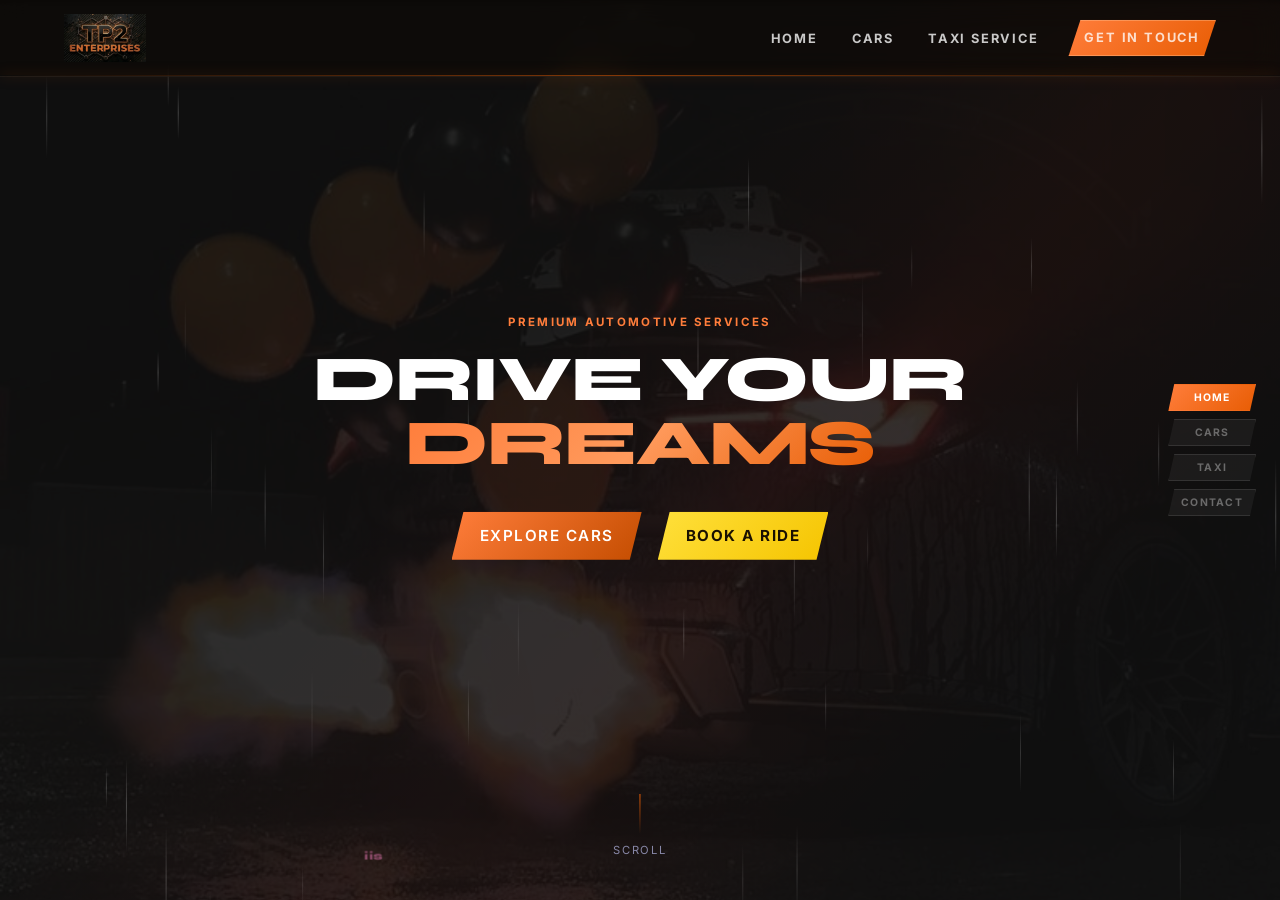
<file: index.html>
<!DOCTYPE html>
<html lang="en">
<head>
  <meta charset="UTF-8" />
  <meta name="viewport" content="width=device-width, initial-scale=1.0" />
  <title>TP2</title>
  <meta name="description" content="TP2 Enterprises — Premium car reselling and reliable taxi services." />
  <link rel="icon" type="image/png" href="images/Zoomed.png" />
  <link rel="preconnect" href="https://fonts.googleapis.com" />
  <link rel="preconnect" href="https://fonts.gstatic.com" crossorigin />
  <link href="https://fonts.googleapis.com/css2?family=Inter:wght@300;400;500;600;700;800&family=Syne:wght@700;800&family=Barlow+Condensed:wght@600;700;800&display=swap" rel="stylesheet" />
  <link rel="stylesheet" href="style.css" />
</head>
<body>

  <!-- Page indicator dots -->
  <div id="pageIndicator" style="display:none;"></div>

  <!-- NAV -->
  <header class="nav-wrapper" id="navbar">
    <nav class="nav container">
      <div style="display:flex;align-items:center;gap:12px;">
        <a href="#home" class="nav-logo"><img src="images/Zoomed.png" alt="TP2 Enterprises" class="nav-logo-img" /></a>
      </div>
      <button class="nav-toggle" id="navToggle" aria-label="Toggle menu">
        <span></span><span></span><span></span>
      </button>
      <ul class="nav-links" id="navLinks">
        <li><a href="#home">Home</a></li>
        <li><a href="#cars">Cars</a></li>
        <li><a href="#taxi">Taxi Service</a></li>
        <li><a href="#contact" class="btn btn-nav">Get in Touch</a></li>
      </ul>
    </nav>
  </header>

  <!-- Floating IIS — drifts across the whole screen -->
  <canvas id="rainCanvas" style="position:fixed;inset:0;width:100%;height:100%;pointer-events:none;z-index:1;"></canvas>
  <a href="iis-enter.html" class="floating-iis" id="floatingIis">iis</a>

  <!-- BOOK WRAPPER -->
  <div id="book">

    <!-- PAGE 1: HOME -->
    <div class="page" id="home">
      <div class="page-inner">
        <section class="hero">
          <div class="hero-bg">
            <div class="hero-glow glow-1"></div>
            <div class="hero-glow glow-2"></div>
            <div class="hero-glow glow-3"></div>
            <!-- Floating shapes -->
          </div>
          <div class="container hero-content">
            <div class="hero-eyebrow">Premium Automotive Services</div>
            <h1 class="hero-title">
              <span class="word-reveal" style="--d:0">Drive</span>
              <span class="word-reveal" style="--d:1"> Your</span>
              <span class="word-reveal gradient-text" style="--d:2"> Dreams</span>
            </h1>
            <div class="hero-cta">
              <a href="#cars" class="btn btn-primary btn-animated">Explore Cars</a>
              <a href="#taxi" class="btn btn-yellow btn-animated">Book a Ride</a>
            </div>
          </div>
          <div class="hero-scroll-indicator">
            <div class="scroll-line"></div>
            <span>Scroll</span>
          </div>
        </section>
      </div>
    </div>

    <!-- PAGE 2: CARS -->
    <div class="page" id="cars">
      <div class="page-inner">
        <section class="inventory section">
          <div class="container">
            <div class="section-header">
              <div class="section-tag">Our Inventory</div>
              <h2 class="section-title">Premium <span class="gradient-text">Car Reselling</span></h2>
              <p class="section-sub">Discover our selection of premium vehicles.</p>
            </div>
            <div class="inv-panels">

              <!-- AVAILABLE PANEL -->
              <div class="inv-panel">
                <div class="inv-panel-header">
                  <span class="inv-dot inv-dot-green"></span>
                  <span class="inv-panel-title">Available</span>
                  <span class="inv-panel-count">(5)</span>
                </div>
                <div class="inv-list">
                  <a href="#contact" class="inv-item">
                    <span class="inv-num">1.</span>
                    <div class="inv-item-info">
                      <span class="inv-name">Land Rover Defender P110</span>
                      <span class="inv-meta">2019 · 75,000 km</span>
                    </div>
                    <span class="inv-price">€55,000</span>
                    <span class="inv-arrow">›</span>
                  </a>
                  <a href="#contact" class="inv-item inv-item-3rd">
                    <span class="inv-num">2.</span>
                    <div class="inv-item-info">
                      <span class="inv-name">BMW X5 E53</span>
                      <span class="inv-meta">2005 · 258,000 km</span>
                    </div>
                    <span class="inv-price">€4,700</span>
                    <span class="inv-arrow">›</span>
                  </a>
                  <a href="#contact" class="inv-item inv-item-3rd">
                    <span class="inv-num">3.</span>
                    <div class="inv-item-info">
                      <span class="inv-name">Mazda 2</span>
                      <span class="inv-meta">2022</span>
                    </div>
                    <span class="inv-price" style="color:#60a5fa;">Renting</span>
                    <span class="inv-arrow">›</span>
                  </a>
                  <a href="#contact" class="inv-item inv-item-3rd">
                    <span class="inv-num">4.</span>
                    <div class="inv-item-info">
                      <span class="inv-name">Toyota Yaris Hybrid X</span>
                      <span class="inv-meta">2022 · 90,000 km</span>
                    </div>
                    <span class="inv-price" style="color:#f5a623;">Soon</span>
                    <span class="inv-arrow">›</span>
                  </a>
                  <a href="#contact" class="inv-item inv-item-3rd">
                    <span class="inv-num">5.</span>
                    <div class="inv-item-info">
                      <span class="inv-name">Toyota Yaris Hybrid X</span>
                      <span class="inv-meta">2022 · 90,000 km</span>
                    </div>
                    <span class="inv-price" style="color:#f5a623;">Soon</span>
                    <span class="inv-arrow">›</span>
                  </a>
                </div>
                <a href="available.html" class="inv-view-btn">View All Available (5) ›</a>
              </div>

              <!-- SOLD PANEL -->
              <div class="inv-panel">
                <div class="inv-panel-header">
                  <span class="inv-dot inv-dot-red"></span>
                  <span class="inv-panel-title">Sold</span>
                  <span class="inv-panel-count inv-count-red">(11)</span>
                </div>
                <div class="inv-list">
                  <div class="inv-item inv-item-sold">
                    <span class="inv-num">1.</span>
                    <div class="inv-item-info">
                      <span class="inv-name inv-struck">Toyota Yaris Hybrid X</span>
                      <span class="inv-meta">2022 · 69,000 km</span>
                    </div>
                  </div>
                  <div class="inv-item inv-item-sold">
                    <span class="inv-num">2.</span>
                    <div class="inv-item-info">
                      <span class="inv-name inv-struck">Mercedes GLA45 AMG</span>
                      <span class="inv-meta">2018 · 80,000 km</span>
                    </div>
                  </div>
                  <div class="inv-item inv-item-sold">
                    <span class="inv-num">3.</span>
                    <div class="inv-item-info">
                      <span class="inv-name inv-struck">Toyota Yaris Hybrid X</span>
                      <span class="inv-meta">2021 · 69,000 km</span>
                    </div>
                  </div>
                  <div class="inv-item inv-item-sold inv-item-3rd">
                    <span class="inv-num">4.</span>
                    <div class="inv-item-info">
                      <span class="inv-name inv-struck">Toyota Yaris Hybrid X</span>
                      <span class="inv-meta">2022 · 29,000 km</span>
                    </div>
                  </div>
                  <div class="inv-item inv-item-sold inv-item-3rd">
                    <span class="inv-num">5.</span>
                    <div class="inv-item-info">
                      <span class="inv-name inv-struck">Mazda 2</span>
                      <span class="inv-meta">2021 · 83,000 km</span>
                    </div>
                  </div>
                  <div class="inv-item inv-item-sold inv-item-3rd">
                    <span class="inv-num">6.</span>
                    <div class="inv-item-info">
                      <span class="inv-name inv-struck">Toyota Yaris Hybrid X</span>
                      <span class="inv-meta">2021 · 73,883 km</span>
                    </div>
                  </div>
                  <div class="inv-item inv-item-sold inv-item-3rd">
                    <span class="inv-num">7.</span>
                    <div class="inv-item-info">
                      <span class="inv-name inv-struck">Fiat Abarth 595</span>
                      <span class="inv-meta">2016 · 95,000 km</span>
                    </div>
                  </div>
                  <div class="inv-item inv-item-sold inv-item-3rd">
                    <span class="inv-num">8.</span>
                    <div class="inv-item-info">
                      <span class="inv-name inv-struck">Toyota Yaris Hybrid X</span>
                      <span class="inv-meta">2021 · 67,400 km</span>
                    </div>
                  </div>
                  <div class="inv-item inv-item-sold inv-item-3rd">
                    <span class="inv-num">9.</span>
                    <div class="inv-item-info">
                      <span class="inv-name inv-struck">Mitsubishi Mirage</span>
                      <span class="inv-meta">2019 · 93,000 km</span>
                    </div>
                  </div>
                  <div class="inv-item inv-item-sold inv-item-3rd">
                    <span class="inv-num">10.</span>
                    <div class="inv-item-info">
                      <span class="inv-name inv-struck">Toyota Yaris Hybrid X</span>
                      <span class="inv-meta">2022 · 75,000 km</span>
                    </div>
                  </div>
                  <div class="inv-item inv-item-sold inv-item-3rd">
                    <span class="inv-num">11.</span>
                    <div class="inv-item-info">
                      <span class="inv-name inv-struck">Toyota Yaris Hybrid X</span>
                      <span class="inv-meta">2023 · 76,000 km</span>
                    </div>
                  </div>
                </div>
                <a href="sold.html" class="inv-view-btn">View All Sold (11) ›</a>
              </div>

            </div>
          </div>
        </section>
      </div>
    </div>

    <!-- PAGE 3: TAXI SERVICE -->
    <div class="page" id="taxi">
      <div class="page-inner">
        <section class="taxi-page section">
          <div class="container">
            <div class="section-header">
              <div class="section-tag" style="background:linear-gradient(135deg,#ffe03b,#f5c400);color:#1a1000;">Taxi Service</div>
              <h2 class="section-title">Rides You Can <span class="gradient-text">Count On</span></h2>
              <p class="section-sub">Professional, punctual, and comfortable. Book a ride for any occasion — airport transfers, daily commutes, or special trips.</p>
            </div>
            <div class="taxi-grid">
              <div class="taxi-feature">
                <div class="service-icon">
                  <svg viewBox="0 0 24 24" fill="none" stroke="currentColor" stroke-width="1.5"><path d="M12 8v4l3 3m6-3a9 9 0 11-18 0 9 9 0 0118 0z"/></svg>
                </div>
                <h3>Always On Time</h3>
                <p>We track your schedule, not the other way around. Please give at least 3 hours notice to book our driver for you.</p>
              </div>
              <div class="taxi-feature">
                <div class="service-icon">
                  <svg viewBox="0 0 24 24" fill="none" stroke="currentColor" stroke-width="1.5"><path d="M9 12l2 2 4-4m5.618-4.016A11.955 11.955 0 0112 2.944a11.955 11.955 0 01-8.618 3.04A12.02 12.02 0 003 9c0 5.591 3.824 10.29 9 11.622 5.176-1.332 9-6.03 9-11.622 0-1.042-.133-2.052-.382-3.016z"/></svg>
                </div>
                <h3>Safe & Licensed</h3>
                <p>Our driver is background-checked, fully licensed, and insured. Your safety is our priority.</p>
              </div>
              <div class="taxi-feature taxi-feature-center">
                <div class="service-icon">
                  <svg viewBox="0 0 24 24" fill="none" stroke="currentColor" stroke-width="1.5"><path d="M17.657 16.657L13.414 20.9a1.998 1.998 0 01-2.827 0l-4.244-4.243a8 8 0 1111.314 0z"/><path d="M15 11a3 3 0 11-6 0 3 3 0 016 0z"/></svg>
                </div>
                <h3>Anywhere You Need</h3>
                <p>Airport pickups, city rides, long distance — we go wherever you need to go.</p>
              </div>

            </div>

            <div style="text-align:center; margin-top: 32px;">
              <a href="#contact" class="btn btn-yellow btn-lg">Book a Ride Now</a>
            </div>
          </div>
        </section>
      </div>
    </div>

    <!-- PAGE 4: GET IN TOUCH -->
    <div class="page" id="contact">
      <div class="page-inner">
        <section class="contact section">
          <div class="container" style="text-align:center;">
            <div class="section-tag" style="display:inline-flex;">Get In Touch</div>
            <h2 class="section-title" style="margin-top:10px;margin-bottom:24px;">We're Here to <span class="gradient-text">Help You Drive</span></h2>
            <div class="contact-box">
              <div class="contact-box-inner" style="display:flex;gap:56px;justify-content:center;flex-wrap:wrap;">
                <div style="display:flex;flex-direction:column;align-items:center;gap:10px;">
                  <div class="contact-icon"><svg viewBox="0 0 24 24" fill="none" stroke="currentColor" stroke-width="1.5"><path d="M3 8l7.89 5.26a2 2 0 002.22 0L21 8M5 19h14a2 2 0 002-2V7a2 2 0 00-2-2H5a2 2 0 00-2 2v10a2 2 0 002 2z"/></svg></div>
                  <strong style="font-size:0.9rem;">Email Us</strong>
                  <span style="color:var(--text-muted);font-size:0.9rem;">theo@tp2enterprises.com</span>
                </div>
                <div style="display:flex;flex-direction:column;align-items:center;gap:10px;">
                  <div class="contact-icon"><svg viewBox="0 0 24 24" fill="none" stroke="currentColor" stroke-width="1.5"><path d="M3 5a2 2 0 012-2h3.28a1 1 0 01.948.684l1.498 4.493a1 1 0 01-.502 1.21l-2.257 1.13a11.042 11.042 0 005.516 5.516l1.13-2.257a1 1 0 011.21-.502l4.493 1.498a1 1 0 01.684.949V19a2 2 0 01-2 2h-1C9.716 21 3 14.284 3 6V5z"/></svg></div>
                  <strong style="font-size:0.9rem;">Call or Text</strong>
                  <span style="color:var(--text-muted);font-size:0.9rem;">+357 99741312</span>
                </div>
              </div>
            </div>
            <div style="padding-top:22px;margin-top:28px;border-top:1px solid var(--border);">
              <a href="#home" style="display:inline-block;margin-bottom:10px;"><img src="images/Zoomed.png" alt="TP2 Enterprises" style="height:34px;" /></a>
              <p style="color:var(--text-muted);margin:0 auto 14px;font-size:0.82rem;">Buy, rent, or ride — we've got your wheels covered.</p>
              <div style="display:flex;gap:16px;justify-content:center;margin-bottom:16px;">
                <a href="https://www.instagram.com/tpas2/" target="_blank" aria-label="Instagram" style="color:var(--text-muted);transition:color 0.2s;" onmouseover="this.style.color='#fff'" onmouseout="this.style.color='var(--text-muted)'"><svg width="20" height="20" viewBox="0 0 24 24" fill="none" stroke="currentColor" stroke-width="1.5"><rect x="2" y="2" width="20" height="20" rx="5"/><path d="M16 11.37A4 4 0 1112.63 8 4 4 0 0116 11.37z"/><circle cx="17.5" cy="6.5" r="0.5" fill="currentColor"/></svg></a>
              </div>
              <div style="display:flex;gap:18px;justify-content:center;margin-bottom:16px;flex-wrap:wrap;">
                <a href="#cars" style="color:var(--text-muted);text-decoration:none;font-size:0.82rem;">Buy a Car</a>
                <a href="#taxi" style="color:var(--text-muted);text-decoration:none;font-size:0.82rem;">Taxi &amp; Rides</a>
              </div>
              <div style="border-top:1px solid var(--border);padding-top:12px;font-size:0.75rem;color:var(--text-muted);">
                © 2026 TP2 Enterprises. All rights reserved.
              </div>
            </div>
          </div>
        </section>
      </div>
    </div>

  </div><!-- /book -->

  <!-- Right side nav slider -->
  <nav class="side-nav" id="sideNav">
    <button class="side-nav-btn active" data-page="0" onclick="goToPage(0)">Home</button>
    <button class="side-nav-btn" data-page="1" onclick="goToPage(1)">Cars</button>
    <button class="side-nav-btn side-nav-taxi" data-page="2" onclick="goToPage(2)">Taxi</button>
    <button class="side-nav-btn" data-page="3" onclick="goToPage(3)">Contact</button>
  </nav>

  <script src="script.js"></script>
</body>
</html>
</file>
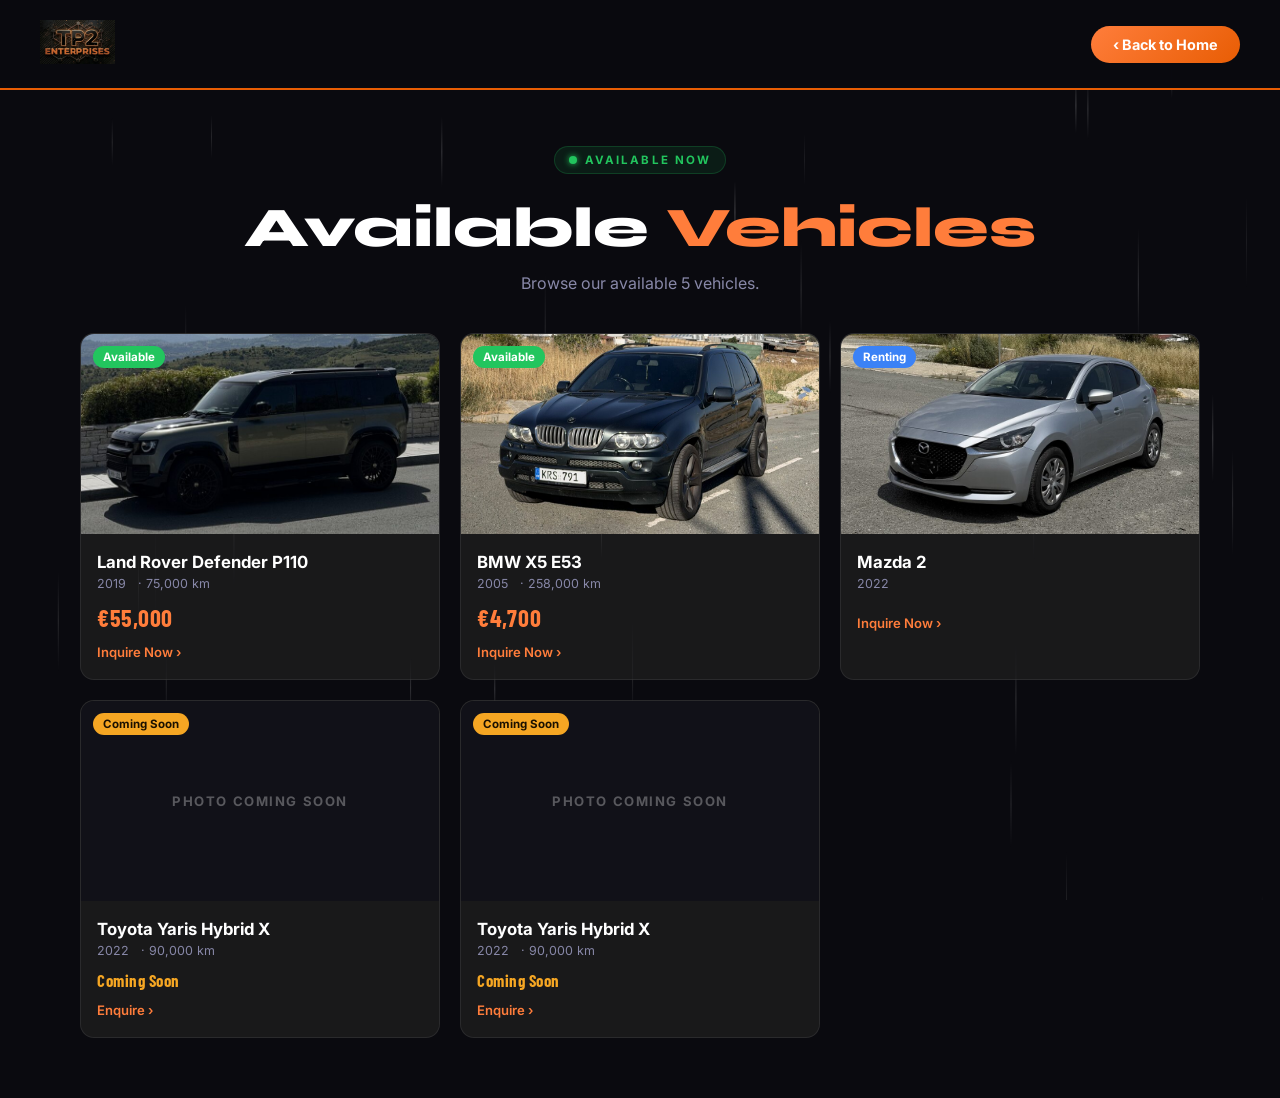
<file: available.html>
<!DOCTYPE html>
<html lang="en">
<head>
  <meta charset="UTF-8" />
  <meta name="viewport" content="width=device-width, initial-scale=1.0" />
  <title>TP2</title>
  <link rel="icon" type="image/png" href="images/Zoomed.png" />
  <link href="https://fonts.googleapis.com/css2?family=Inter:wght@400;500;600;700;800&family=Syne:wght@700;800&family=Barlow+Condensed:wght@600;700;800&display=swap" rel="stylesheet" />
  <style>
    *, *::before, *::after { box-sizing: border-box; margin: 0; padding: 0; }
    :root {
      --brand: #e85d04;
      --brand-light: #ff7d3b;
      --dark: #0a0a0f;
      --dark-2: #111118;
      --dark-3: #1a1a24;
      --border: rgba(255,255,255,0.08);
      --text: #e8e8f0;
      --text-muted: #8888a8;
      --white: #ffffff;
      --radius: 14px;
    }
    html, body { background: var(--dark); color: var(--text); font-family: 'Inter', sans-serif; min-height: 100vh; }

    .page-wrapper { position: relative; z-index: 1; }

    /* Header */
    .top-bar {
      display: flex;
      align-items: center;
      justify-content: space-between;
      padding: 20px 40px;
      border-bottom: 2px solid #e85d04;
      background: rgba(10,10,15,0.95);
      backdrop-filter: blur(16px);
      position: sticky; top: 0; z-index: 10;
    }
    .top-logo img { height: 44px; width: auto; }
    .back-btn {
      display: inline-flex; align-items: center; gap: 8px;
      background: linear-gradient(135deg, var(--brand-light), var(--brand));
      color: #fff; font-weight: 700; font-size: 0.9rem;
      padding: 10px 22px; border-radius: 100px; text-decoration: none;
      transition: transform 0.2s, box-shadow 0.2s;
    }
    .back-btn:hover { transform: translateY(-2px); box-shadow: 0 6px 20px rgba(232,93,4,0.4); }

    /* Hero */
    .page-hero {
      text-align: center;
      padding: 56px 24px 40px;
    }
    .status-badge {
      display: inline-flex; align-items: center; gap: 8px;
      font-size: 0.72rem; font-weight: 700; text-transform: uppercase;
      letter-spacing: 0.18em; color: #22c55e;
      background: rgba(34,197,94,0.1); border: 1px solid rgba(34,197,94,0.2);
      padding: 6px 14px; border-radius: 100px; margin-bottom: 20px;
    }
    .status-dot { width: 8px; height: 8px; background: #22c55e; border-radius: 50%; box-shadow: 0 0 6px #22c55e; }
    .page-title { font-family: 'Syne', sans-serif; font-size: clamp(2.2rem, 5vw, 3.5rem); font-weight: 800; color: #fff; margin-bottom: 12px; }
    .page-title span { color: var(--brand-light); }
    .page-sub { font-size: 1rem; color: var(--text-muted); max-width: 500px; margin: 0 auto; }

    /* Grid */
    .cars-grid {
      display: grid;
      grid-template-columns: repeat(3, 1fr);
      gap: 20px;
      max-width: 1200px;
      margin: 0 auto;
      padding: 0 40px 60px;
    }
    .car-card {
      background: rgba(32,32,32,0.7);
      border: 1px solid var(--border);
      border-radius: var(--radius);
      overflow: hidden;
      text-decoration: none;
      color: inherit;
      transition: transform 0.25s, box-shadow 0.25s, border-color 0.25s;
      display: block;
    }
    .car-card:hover { transform: translateY(-4px); box-shadow: 0 16px 40px rgba(0,0,0,0.4); border-color: rgba(232,93,4,0.3); }
    .car-img {
      width: 100%; height: 200px;
      background: var(--dark-2);
      position: relative;
      overflow: hidden;
      display: flex; align-items: center; justify-content: center;
      font-size: 4rem;
      color: rgba(255,255,255,0.08);
    }
    .car-img img { width: 100%; height: 100%; object-fit: cover; display: block; }
    .car-avail-badge {
      position: absolute; top: 12px; left: 12px;
      background: #22c55e; color: #fff;
      font-size: 0.72rem; font-weight: 700;
      padding: 4px 10px; border-radius: 100px;
      z-index: 2;
    }
    .car-body { padding: 18px 16px; }
    .car-name { font-size: 1.05rem; font-weight: 700; color: var(--white); margin-bottom: 4px; }
    .car-meta { font-size: 0.78rem; color: var(--text-muted); margin-bottom: 12px; }
    .car-meta span { margin-right: 8px; }
    .car-price { font-family: 'Barlow Condensed', sans-serif; font-size: 1.5rem; font-weight: 700; color: var(--brand-light); letter-spacing: 0.03em; }
    .inquire-link {
      display: inline-flex; align-items: center; gap: 6px;
      margin-top: 12px;
      font-size: 0.82rem; font-weight: 600; color: var(--brand-light);
    }

    @media (max-width: 900px) { .cars-grid { grid-template-columns: repeat(2, 1fr); } }
    @media (max-width: 560px) { .cars-grid { grid-template-columns: 1fr; padding: 0 20px 40px; } .top-bar { padding: 16px 20px; } }
  </style>
</head>
<body>

  <div class="page-wrapper">
  <div class="top-bar">
    <a href="index.html" class="top-logo"><img loading="lazy" decoding="async" src="images/Zoomed.png" alt="TP2 Enterprises" /></a>
    <a href="index.html" class="back-btn">‹ Back to Home</a>
  </div>

  <div class="page-hero">
    <div class="status-badge"><span class="status-dot"></span> Available Now</div>
    <h1 class="page-title">Available <span>Vehicles</span></h1>
    <p class="page-sub">Browse our available <span id="vehicleCount"></span> vehicles.</p>
  </div>

  <div class="cars-grid">

    <a href="index.html#contact" class="car-card">
      <div class="car-img">
        <span class="car-avail-badge">Available</span>
        <img loading="lazy" decoding="async" src="images/IMG_4962.jpeg" alt="Land Rover Defender P110" style="object-position: center 75%; transform: scale(1.4); transform-origin: center 75%;" />
      </div>
      <div class="car-body">
        <div class="car-name">Land Rover Defender P110</div>
        <div class="car-meta"><span>2019</span> · <span>75,000 km</span></div>
        <div class="car-price">€55,000</div>
        <div class="inquire-link">Inquire Now ›</div>
      </div>
    </a>

    <a href="index.html#contact" class="car-card">
      <div class="car-img">
        <span class="car-avail-badge">Available</span>
        <img loading="lazy" decoding="async" src="images/IMG_5364.jpeg" alt="BMW X5 E53" style="object-position: center 75%;" />
      </div>
      <div class="car-body">
        <div class="car-name">BMW X5 E53</div>
        <div class="car-meta"><span>2005</span> · <span>258,000 km</span></div>
        <div class="car-price">€4,700</div>
        <div class="inquire-link">Inquire Now ›</div>
      </div>
    </a>

    <a href="index.html#contact" class="car-card">
      <div class="car-img">
        <span class="car-avail-badge" style="background:#3b82f6;">Renting</span>
        <img loading="lazy" decoding="async" src="images/IMG_3807.jpeg" alt="Mazda 2" style="object-position: 60% 65%; transform: scale(1.15); transform-origin: 60% 65%;" />
      </div>
      <div class="car-body">
        <div class="car-name">Mazda 2</div>
        <div class="car-meta"><span>2022</span></div>
        <div class="inquire-link">Inquire Now ›</div>
      </div>
    </a>

    <a href="index.html#contact" class="car-card coming-soon">
      <div class="car-img">
        <span class="car-avail-badge" style="background:#f5a623;color:#1a1000;">Coming Soon</span>
        <div style="color:rgba(255,255,255,0.3);font-size:0.82rem;font-weight:700;text-transform:uppercase;letter-spacing:0.12em;">Photo Coming Soon</div>
      </div>
      <div class="car-body">
        <div class="car-name">Toyota Yaris Hybrid X</div>
        <div class="car-meta"><span>2022</span> · <span>90,000 km</span></div>
        <div class="car-price" style="color:#f5a623;font-size:1.05rem;">Coming Soon</div>
        <div class="inquire-link">Enquire ›</div>
      </div>
    </a>

    <a href="index.html#contact" class="car-card coming-soon">
      <div class="car-img">
        <span class="car-avail-badge" style="background:#f5a623;color:#1a1000;">Coming Soon</span>
        <div style="color:rgba(255,255,255,0.3);font-size:0.82rem;font-weight:700;text-transform:uppercase;letter-spacing:0.12em;">Photo Coming Soon</div>
      </div>
      <div class="car-body">
        <div class="car-name">Toyota Yaris Hybrid X</div>
        <div class="car-meta"><span>2022</span> · <span>90,000 km</span></div>
        <div class="car-price" style="color:#f5a623;font-size:1.05rem;">Coming Soon</div>
        <div class="inquire-link">Enquire ›</div>
      </div>
    </a>

  </div>

  <script>
    document.getElementById('vehicleCount').textContent = document.querySelectorAll('.cars-grid .car-card').length;
  </script>
  </div><!-- /page-wrapper -->
  <canvas id="rainCanvas" style="position:fixed;inset:0;width:100%;height:100%;pointer-events:none;z-index:0;"></canvas>
  <script>
    const rainCanvas = document.getElementById("rainCanvas");
    if (window.innerWidth <= 768) { rainCanvas.style.display = "none"; } else {
    const ctx = rainCanvas.getContext("2d");
    const drops = [];
    const NUM = 40;
    function initCanvas() { rainCanvas.width = window.innerWidth; rainCanvas.height = window.innerHeight; }
    initCanvas();
    window.addEventListener("resize", initCanvas);
    for (let i = 0; i < NUM; i++) drops.push({ x: Math.random() * window.innerWidth, y: Math.random() * window.innerHeight, len: Math.random() * 80 + 40, speed: Math.random() * 1.2 + 0.4, opacity: Math.random() * 0.18 + 0.07 });
    function drawRain() {
      ctx.clearRect(0, 0, rainCanvas.width, rainCanvas.height);
      for (const d of drops) {
        const g = ctx.createLinearGradient(d.x, d.y, d.x, d.y + d.len);
        g.addColorStop(0, "rgba(255,255,255,0)");
        g.addColorStop(0.5, "rgba(255,255,255," + d.opacity + ")");
        g.addColorStop(1, "rgba(255,255,255,0)");
        ctx.beginPath(); ctx.moveTo(d.x, d.y); ctx.lineTo(d.x, d.y + d.len);
        ctx.strokeStyle = g; ctx.lineWidth = 1; ctx.stroke();
        d.y += d.speed;
        if (d.y > rainCanvas.height) { d.y = -d.len; d.x = Math.random() * window.innerWidth; }
      }
      requestAnimationFrame(drawRain);
    }
    drawRain();
    }
  </script>
</body>
</html>
</file>
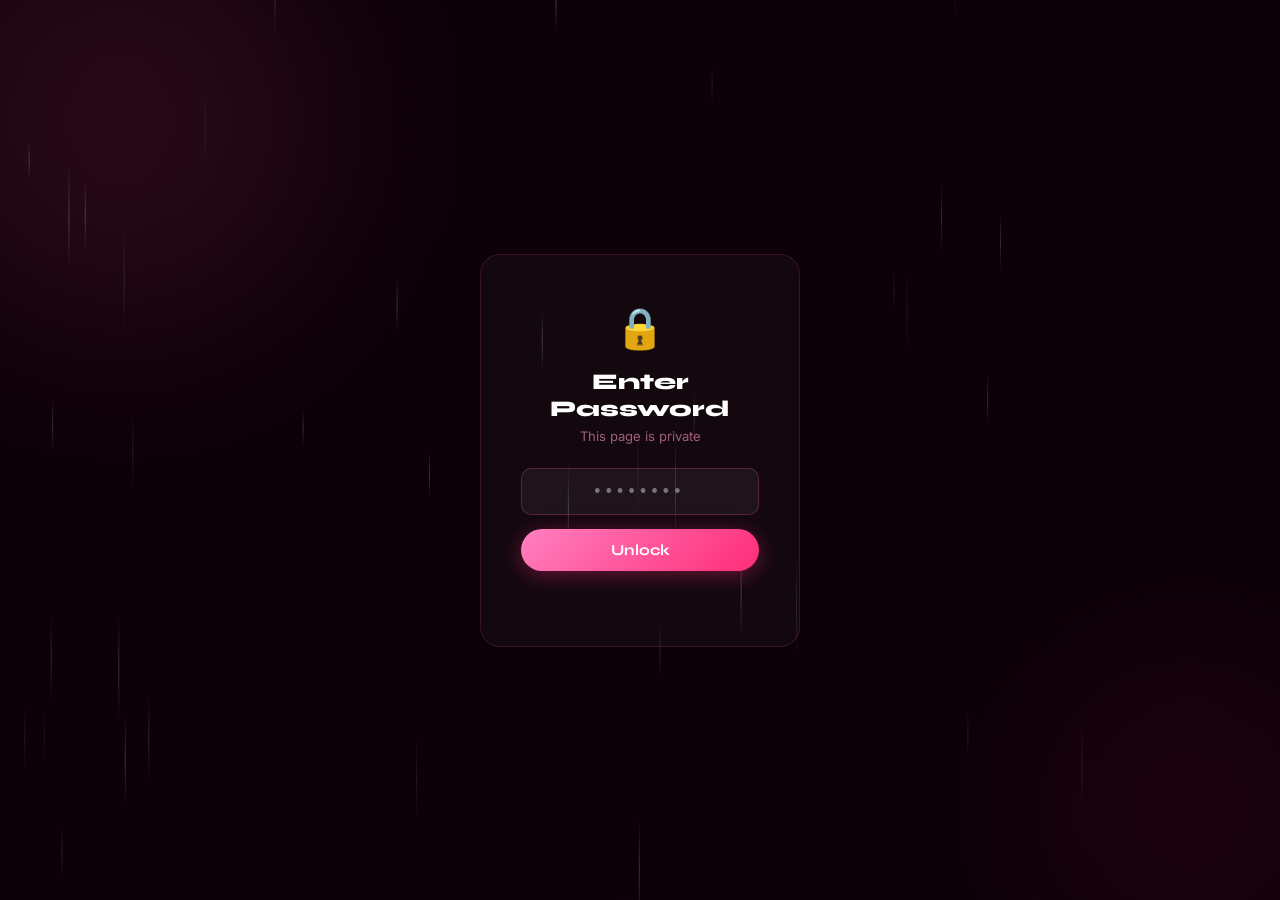
<file: iis-enter.html>
<!DOCTYPE html>
<html lang="en">
<head>
  <meta charset="UTF-8" />
  <meta name="viewport" content="width=device-width, initial-scale=1.0" />
  <title>✦</title>
  <link href="https://fonts.googleapis.com/css2?family=Syne:wght@700;800&family=Inter:wght@400;600&display=swap" rel="stylesheet" />
  <style>
    *, *::before, *::after { box-sizing: border-box; margin: 0; padding: 0; }
    html, body {
      height: 100%;
      background: #0d0008;
      font-family: 'Inter', sans-serif;
      display: flex;
      align-items: center;
      justify-content: center;
      overflow: hidden;
    }
    .glow {
      position: fixed; border-radius: 50%; filter: blur(100px); pointer-events: none;
    }
    .glow-1 { width: 400px; height: 400px; background: rgba(255,80,150,0.12); top: -80px; left: -80px; }
    .glow-2 { width: 300px; height: 300px; background: rgba(255,40,120,0.08); bottom: -60px; right: -60px; }

    .card {
      position: relative;
      z-index: 10;
      text-align: center;
      padding: 48px 40px;
      background: rgba(255,255,255,0.03);
      border: 1px solid rgba(255,80,150,0.15);
      border-radius: 20px;
      width: 320px;
      animation: fadeUp 0.6s cubic-bezier(0.4,0,0.2,1) both;
    }
    @keyframes fadeUp {
      from { opacity: 0; transform: translateY(30px); }
      to   { opacity: 1; transform: translateY(0); }
    }

    .lock { font-size: 2.5rem; margin-bottom: 16px; }
    .card h1 {
      font-family: 'Syne', sans-serif;
      font-size: 1.4rem; font-weight: 800;
      color: #fff; margin-bottom: 6px;
    }
    .card p { font-size: 0.82rem; color: rgba(255,150,200,0.6); margin-bottom: 24px; }

    input[type="password"] {
      width: 100%;
      background: rgba(255,255,255,0.05);
      border: 1px solid rgba(255,80,150,0.25);
      border-radius: 10px;
      padding: 12px 16px;
      font-size: 1.1rem;
      color: #fff;
      text-align: center;
      letter-spacing: 0.3em;
      outline: none;
      transition: border-color 0.2s;
      margin-bottom: 14px;
    }
    input[type="password"]:focus { border-color: rgba(255,80,150,0.6); }
    input[type="password"].shake {
      animation: shake 0.4s cubic-bezier(0.36,0.07,0.19,0.97);
      border-color: #ef4444;
    }
    @keyframes shake {
      0%,100% { transform: translateX(0); }
      20%      { transform: translateX(-8px); }
      40%      { transform: translateX(8px); }
      60%      { transform: translateX(-6px); }
      80%      { transform: translateX(6px); }
    }

    button {
      width: 100%;
      padding: 12px;
      background: linear-gradient(135deg, #ff80c0, #ff2d78);
      color: #fff;
      font-family: 'Syne', sans-serif;
      font-weight: 700;
      font-size: 0.95rem;
      border: none;
      border-radius: 100px;
      cursor: pointer;
      box-shadow: 0 4px 20px rgba(255,45,120,0.35);
      transition: transform 0.2s, box-shadow 0.2s;
    }
    button:hover { transform: translateY(-2px); box-shadow: 0 8px 28px rgba(255,45,120,0.5); }

    .error-msg {
      margin-top: 12px;
      font-size: 0.78rem;
      color: #ef4444;
      opacity: 0;
      transition: opacity 0.2s;
    }
    .error-msg.show { opacity: 1; }
  </style>
</head>
<body>
  <div class="glow glow-1"></div>
  <div class="glow glow-2"></div>

  <div class="card">
    <div class="lock">🔒</div>
    <h1>Enter Password</h1>
    <p>This page is private</p>
    <input type="password" id="pwInput" placeholder="••••••••" maxlength="20" />
    <button onclick="check()">Unlock</button>
    <div class="error-msg" id="errMsg">Wrong password. Try again.</div>
  </div>

  <script>
    const input = document.getElementById('pwInput');
    input.addEventListener('keydown', e => { if (e.key === 'Enter') check(); });

    function check() {
      if (input.value === '06022026') {
        window.location.href = 'iis.html';
      } else {
        input.classList.remove('shake');
        void input.offsetWidth;
        input.classList.add('shake');
        input.value = '';
        document.getElementById('errMsg').classList.add('show');
        setTimeout(() => input.classList.remove('shake'), 400);
      }
    }
  </script>
  <canvas id="rainCanvas" style="position:fixed;inset:0;width:100%;height:100%;pointer-events:none;z-index:0;"></canvas>
  <script>
    const rainCanvas = document.getElementById("rainCanvas");
    const ctx = rainCanvas.getContext("2d");
    const drops = [];
    const NUM = 40;
    function initCanvas() { rainCanvas.width = window.innerWidth; rainCanvas.height = window.innerHeight; }
    initCanvas();
    window.addEventListener("resize", initCanvas);
    for (let i = 0; i < NUM; i++) drops.push({ x: Math.random() * window.innerWidth, y: Math.random() * window.innerHeight, len: Math.random() * 80 + 40, speed: Math.random() * 1.2 + 0.4, opacity: Math.random() * 0.18 + 0.07 });
    function drawRain() {
      ctx.clearRect(0, 0, rainCanvas.width, rainCanvas.height);
      for (const d of drops) {
        const g = ctx.createLinearGradient(d.x, d.y, d.x, d.y + d.len);
        g.addColorStop(0, "rgba(255,255,255,0)");
        g.addColorStop(0.5, "rgba(255,255,255," + d.opacity + ")");
        g.addColorStop(1, "rgba(255,255,255,0)");
        ctx.beginPath(); ctx.moveTo(d.x, d.y); ctx.lineTo(d.x, d.y + d.len);
        ctx.strokeStyle = g; ctx.lineWidth = 1; ctx.stroke();
        d.y += d.speed;
        if (d.y > rainCanvas.height) { d.y = -d.len; d.x = Math.random() * window.innerWidth; }
      }
      requestAnimationFrame(drawRain);
    }
    drawRain();
  </script>
</body>
</html>
</file>
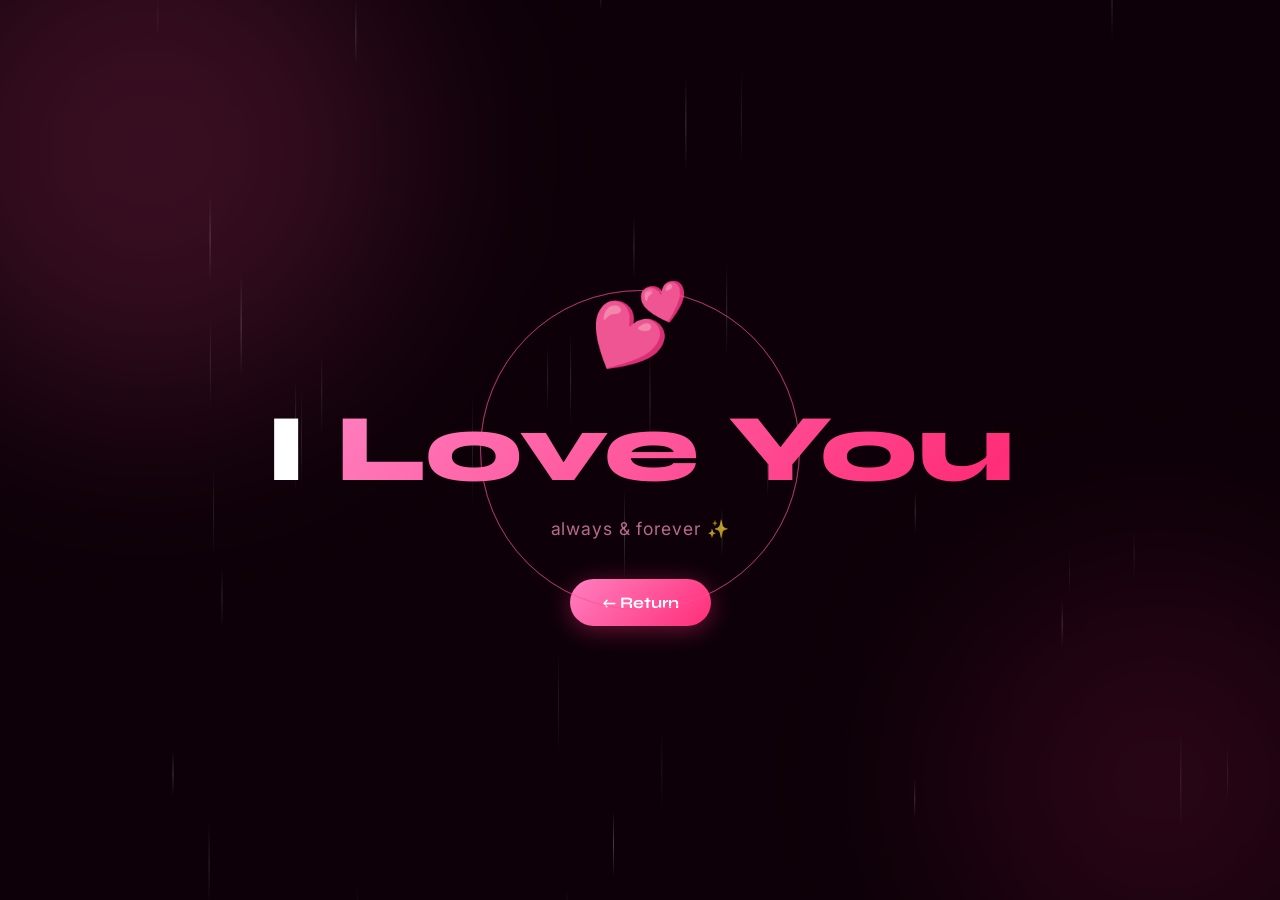
<file: iis.html>
<!DOCTYPE html>
<html lang="en">
<head>
  <meta charset="UTF-8" />
  <meta name="viewport" content="width=device-width, initial-scale=1.0" />
  <title>iis 💕</title>
  <link href="https://fonts.googleapis.com/css2?family=Syne:wght@700;800&family=Inter:wght@400;600&display=swap" rel="stylesheet" />
  <style>
    *, *::before, *::after { box-sizing: border-box; margin: 0; padding: 0; }
    html, body {
      height: 100%;
      background: #0d0008;
      font-family: 'Inter', sans-serif;
      overflow: hidden;
      display: flex;
      align-items: center;
      justify-content: center;
    }

    /* Floating hearts */
    .hearts { position: fixed; inset: 0; pointer-events: none; }
    .heart {
      position: absolute;
      bottom: -40px;
      font-size: 1.5rem;
      animation: heartRise linear infinite;
      opacity: 0;
    }
    @keyframes heartRise {
      0%   { transform: translateY(0) scale(0.6) rotate(-10deg); opacity: 0; }
      10%  { opacity: 1; }
      90%  { opacity: 0.6; }
      100% { transform: translateY(-110vh) scale(1.2) rotate(10deg); opacity: 0; }
    }

    /* Glows */
    .glow {
      position: fixed;
      border-radius: 50%;
      filter: blur(100px);
      pointer-events: none;
    }
    .glow-1 { width: 500px; height: 500px; background: rgba(255,80,150,0.18); top: -100px; left: -100px; }
    .glow-2 { width: 400px; height: 400px; background: rgba(255,40,120,0.12); bottom: -80px; right: -80px; }

    /* Main content */
    .content {
      position: relative;
      z-index: 10;
      text-align: center;
      padding: 40px;
    }

    .emoji-big {
      font-size: 5rem;
      display: block;
      animation: emojiBounce 1.2s ease-in-out infinite;
      margin-bottom: 24px;
    }
    @keyframes emojiBounce {
      0%, 100% { transform: scale(1) translateY(0); }
      50%       { transform: scale(1.15) translateY(-12px); }
    }

    .title {
      font-family: 'Syne', sans-serif;
      font-size: clamp(3rem, 8vw, 6rem);
      font-weight: 800;
      color: #fff;
      line-height: 1.1;
      animation: titleReveal 1s cubic-bezier(0.4,0,0.2,1) both;
    }
    .title span {
      background: linear-gradient(135deg, #ff80c0, #ff2d78, #ff80c0);
      background-size: 200%;
      -webkit-background-clip: text;
      -webkit-text-fill-color: transparent;
      background-clip: text;
      animation: shimmerText 3s linear infinite;
    }
    @keyframes shimmerText {
      0%   { background-position: 0%; }
      100% { background-position: 200%; }
    }
    @keyframes titleReveal {
      from { opacity: 0; transform: translateY(40px) scale(0.9); }
      to   { opacity: 1; transform: translateY(0) scale(1); }
    }

    .sub {
      margin-top: 16px;
      font-size: 1.1rem;
      color: rgba(255,150,200,0.7);
      animation: fadeIn 1s 0.4s ease both;
      letter-spacing: 0.05em;
    }
    @keyframes fadeIn {
      from { opacity: 0; }
      to   { opacity: 1; }
    }

    /* Pulse ring */
    .pulse-ring {
      position: absolute;
      top: 50%; left: 50%;
      width: 320px; height: 320px;
      transform: translate(-50%, -50%);
      border-radius: 50%;
      border: 1.5px solid rgba(255,80,150,0.3);
      animation: pulseRing 2.5s ease-out infinite;
      pointer-events: none;
    }
    .pulse-ring:nth-child(2) { animation-delay: 0.8s; }
    .pulse-ring:nth-child(3) { animation-delay: 1.6s; }
    @keyframes pulseRing {
      0%   { transform: translate(-50%,-50%) scale(0.5); opacity: 0.8; }
      100% { transform: translate(-50%,-50%) scale(2);   opacity: 0; }
    }

    /* Return button */
    .return-btn {
      display: inline-flex;
      align-items: center;
      gap: 8px;
      margin-top: 40px;
      padding: 14px 32px;
      background: linear-gradient(135deg, #ff80c0, #ff2d78);
      color: #fff;
      font-family: 'Syne', sans-serif;
      font-weight: 700;
      font-size: 1rem;
      border-radius: 100px;
      text-decoration: none;
      box-shadow: 0 4px 24px rgba(255,45,120,0.4);
      animation: fadeIn 1s 0.7s ease both;
      transition: transform 0.2s, box-shadow 0.2s;
    }
    .return-btn:hover {
      transform: translateY(-3px);
      box-shadow: 0 8px 32px rgba(255,45,120,0.6);
    }
  </style>
</head>
<body>

  <div class="glow glow-1"></div>
  <div class="glow glow-2"></div>
  <div class="hearts" id="hearts"></div>

  <div class="content">
    <div class="pulse-ring"></div>
    <div class="pulse-ring"></div>
    <div class="pulse-ring"></div>
    <span class="emoji-big">💕</span>
    <h1 class="title">I <span>Love You</span></h1>
    <p class="sub">always & forever ✨</p>
    <a href="index.html" class="return-btn">← Return</a>
  </div>

  <script>
    // Spawn floating hearts
    const heartsEl = document.getElementById('hearts');
    const emojis = ['💕','💗','💖','💝','💓','🌸','✨','💞'];
    for (let i = 0; i < 25; i++) {
      const h = document.createElement('span');
      h.className = 'heart';
      h.textContent = emojis[Math.floor(Math.random() * emojis.length)];
      h.style.cssText = `
        left: ${Math.random() * 100}%;
        font-size: ${Math.random() * 1.5 + 0.8}rem;
        animation-duration: ${Math.random() * 8 + 6}s;
        animation-delay: ${Math.random() * 8}s;
      `;
      heartsEl.appendChild(h);
    }
  </script>
  <canvas id="rainCanvas" style="position:fixed;inset:0;width:100%;height:100%;pointer-events:none;z-index:0;"></canvas>
  <script>
    const rainCanvas = document.getElementById("rainCanvas");
    const ctx = rainCanvas.getContext("2d");
    const drops = [];
    const NUM = 40;
    function initCanvas() { rainCanvas.width = window.innerWidth; rainCanvas.height = window.innerHeight; }
    initCanvas();
    window.addEventListener("resize", initCanvas);
    for (let i = 0; i < NUM; i++) drops.push({ x: Math.random() * window.innerWidth, y: Math.random() * window.innerHeight, len: Math.random() * 80 + 40, speed: Math.random() * 1.2 + 0.4, opacity: Math.random() * 0.18 + 0.07 });
    function drawRain() {
      ctx.clearRect(0, 0, rainCanvas.width, rainCanvas.height);
      for (const d of drops) {
        const g = ctx.createLinearGradient(d.x, d.y, d.x, d.y + d.len);
        g.addColorStop(0, "rgba(255,255,255,0)");
        g.addColorStop(0.5, "rgba(255,255,255," + d.opacity + ")");
        g.addColorStop(1, "rgba(255,255,255,0)");
        ctx.beginPath(); ctx.moveTo(d.x, d.y); ctx.lineTo(d.x, d.y + d.len);
        ctx.strokeStyle = g; ctx.lineWidth = 1; ctx.stroke();
        d.y += d.speed;
        if (d.y > rainCanvas.height) { d.y = -d.len; d.x = Math.random() * window.innerWidth; }
      }
      requestAnimationFrame(drawRain);
    }
    drawRain();
  </script>
</body>
</html>
</file>
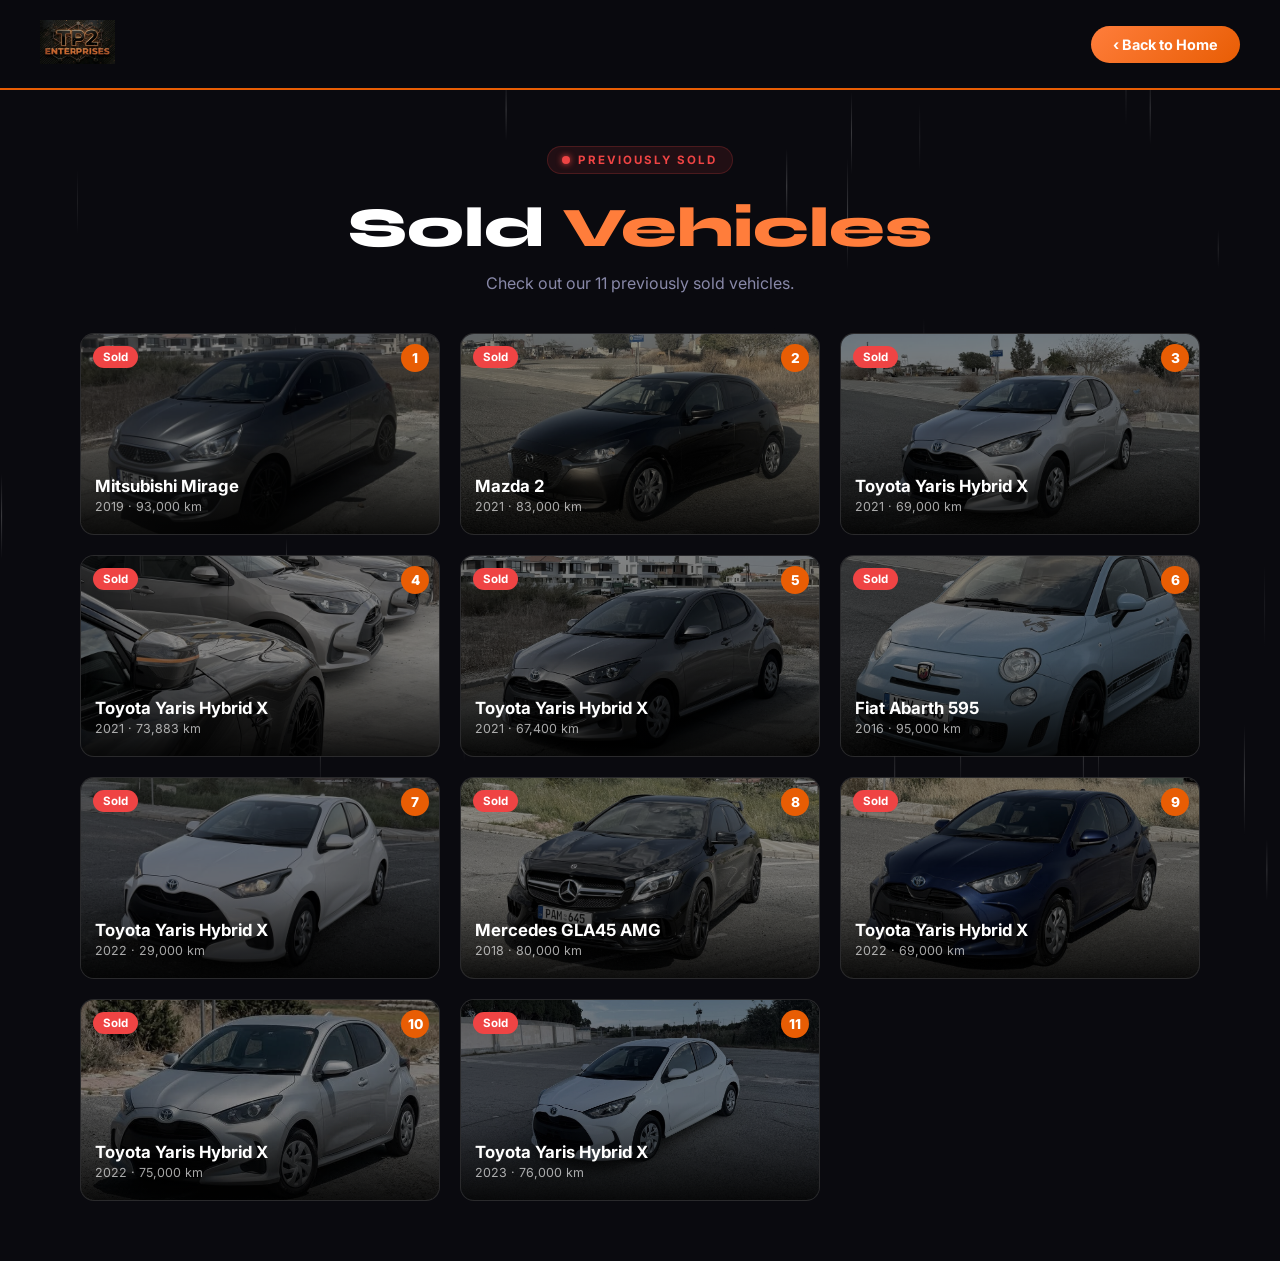
<file: sold.html>
<!DOCTYPE html>
<html lang="en">
<head>
  <meta charset="UTF-8" />
  <meta name="viewport" content="width=device-width, initial-scale=1.0" />
  <title>TP2</title>
  <link rel="icon" type="image/png" href="images/Zoomed.png" />
  <link href="https://fonts.googleapis.com/css2?family=Inter:wght@400;500;600;700;800&family=Syne:wght@700;800&family=Barlow+Condensed:wght@600;700;800&display=swap" rel="stylesheet" />
  <style>
    *, *::before, *::after { box-sizing: border-box; margin: 0; padding: 0; }
    :root {
      --brand: #e85d04;
      --brand-light: #ff7d3b;
      --dark: #0a0a0f;
      --dark-2: #111118;
      --dark-3: #1a1a24;
      --border: rgba(255,255,255,0.08);
      --text: #e8e8f0;
      --text-muted: #8888a8;
      --white: #ffffff;
      --radius: 14px;
    }
    html, body { background: var(--dark); color: var(--text); font-family: 'Inter', sans-serif; min-height: 100vh; }

    .page-wrapper { position: relative; z-index: 1; }

    .top-bar {
      display: flex; align-items: center; justify-content: space-between;
      padding: 20px 40px; border-bottom: 2px solid #e85d04;
      background: rgba(10,10,15,0.95); backdrop-filter: blur(16px);
      position: sticky; top: 0; z-index: 10;
    }
    .top-logo img { height: 44px; width: auto; }
    .back-btn {
      display: inline-flex; align-items: center; gap: 8px;
      background: linear-gradient(135deg, var(--brand-light), var(--brand));
      color: #fff; font-weight: 700; font-size: 0.9rem;
      padding: 10px 22px; border-radius: 100px; text-decoration: none;
      transition: transform 0.2s, box-shadow 0.2s;
    }
    .back-btn:hover { transform: translateY(-2px); box-shadow: 0 6px 20px rgba(232,93,4,0.4); }

    .page-hero { text-align: center; padding: 56px 24px 40px; }
    .status-badge {
      display: inline-flex; align-items: center; gap: 8px;
      font-size: 0.72rem; font-weight: 700; text-transform: uppercase;
      letter-spacing: 0.18em; color: #ef4444;
      background: rgba(239,68,68,0.1); border: 1px solid rgba(239,68,68,0.2);
      padding: 6px 14px; border-radius: 100px; margin-bottom: 20px;
    }
    .status-dot { width: 8px; height: 8px; background: #ef4444; border-radius: 50%; box-shadow: 0 0 6px #ef4444; }
    .page-title { font-family: 'Syne', sans-serif; font-size: clamp(2.2rem, 5vw, 3.5rem); font-weight: 800; color: #fff; margin-bottom: 12px; }
    .page-title span { color: var(--brand-light); }
    .page-sub { font-size: 1rem; color: var(--text-muted); max-width: 500px; margin: 0 auto; }

    .cars-grid {
      display: grid; grid-template-columns: repeat(3, 1fr);
      gap: 20px; max-width: 1200px; margin: 0 auto; padding: 0 40px 60px;
    }

    .car-card {
      background: rgba(32,32,32,0.7); border: 1px solid var(--border);
      border-radius: var(--radius); overflow: hidden; position: relative;
    }
    .car-img {
      width: 100%; height: 200px; background: var(--dark-2);
      position: relative; overflow: hidden;
      display: flex; align-items: center; justify-content: center;
      font-size: 4rem; color: rgba(255,255,255,0.08);
    }
    .car-img img { width: 100%; height: 100%; object-fit: cover; display: block; filter: grayscale(40%) brightness(0.55); }

    /* Overlay text on image */
    .car-overlay {
      position: absolute; bottom: 0; left: 0; right: 0;
      background: linear-gradient(to top, rgba(0,0,0,0.85) 0%, transparent 100%);
      padding: 40px 14px 14px;
    }
    .car-name { font-size: 1.05rem; font-weight: 700; color: #fff; margin-bottom: 3px; }
    .car-meta { font-size: 0.78rem; color: rgba(255,255,255,0.65); margin-bottom: 6px; }
    .car-price { font-family: 'Barlow Condensed', sans-serif; font-size: 1.3rem; font-weight: 700; color: #fff; letter-spacing: 0.03em; }

    .car-sold-badge {
      position: absolute; top: 12px; left: 12px;
      background: #ef4444; color: #fff;
      font-size: 0.72rem; font-weight: 700;
      padding: 4px 10px; border-radius: 100px; z-index: 2;
    }
    .car-num-badge {
      position: absolute; top: 10px; right: 10px;
      background: var(--brand); color: #fff;
      font-size: 0.85rem; font-weight: 800;
      width: 28px; height: 28px; border-radius: 50%;
      display: flex; align-items: center; justify-content: center; z-index: 2;
    }

    @media (max-width: 900px) { .cars-grid { grid-template-columns: repeat(2, 1fr); } }
    @media (max-width: 560px) { .cars-grid { grid-template-columns: 1fr; padding: 0 20px 40px; } .top-bar { padding: 16px 20px; } }
  </style>
</head>
<body>

  <div class="page-wrapper">
  <div class="top-bar">
    <a href="index.html" class="top-logo"><img loading="lazy" decoding="async" src="images/Zoomed.png" alt="TP2 Enterprises" /></a>
    <a href="index.html" class="back-btn">‹ Back to Home</a>
  </div>

  <div class="page-hero">
    <div class="status-badge"><span class="status-dot"></span> Previously Sold</div>
    <h1 class="page-title">Sold <span>Vehicles</span></h1>
    <p class="page-sub">Check out our 11 previously sold vehicles.</p>
  </div>

  <div class="cars-grid">

    <div class="car-card">
      <div class="car-img">
        <span class="car-sold-badge">Sold</span>
        <span class="car-num-badge">1</span>
        <img loading="lazy" decoding="async" src="images/IMG_9439.jpeg" alt="Mitsubishi Mirage" style="object-position: center 64%; transform: scale(1.3); transform-origin: center 64%;" />
        <div class="car-overlay">
          <div class="car-name">Mitsubishi Mirage</div>
          <div class="car-meta">2019 · 93,000 km</div>
        </div>
      </div>
    </div>

    <div class="car-card">
      <div class="car-img">
        <span class="car-sold-badge">Sold</span>
        <span class="car-num-badge">2</span>
        <img loading="lazy" decoding="async" src="images/IMG_9831.jpeg" alt="Mazda 2" style="object-position: center 70%;" />
        <div class="car-overlay">
          <div class="car-name">Mazda 2</div>
          <div class="car-meta">2021 · 83,000 km</div>
        </div>
      </div>
    </div>

    <div class="car-card">
      <div class="car-img">
        <span class="car-sold-badge">Sold</span>
        <span class="car-num-badge">3</span>
        <img loading="lazy" decoding="async" src="images/IMG_0597.jpeg" alt="Toyota Yaris Hybrid X" style="object-position: center 60%;" />
        <div class="car-overlay">
          <div class="car-name">Toyota Yaris Hybrid X</div>
          <div class="car-meta">2021 · 69,000 km</div>
        </div>
      </div>
    </div>

    <div class="car-card">
      <div class="car-img">
        <span class="car-sold-badge">Sold</span>
        <span class="car-num-badge">4</span>
        <img loading="lazy" decoding="async" src="images/IMG_0553.jpeg" alt="Toyota Yaris Hybrid X" style="object-position: center 50%;" />
        <div class="car-overlay">
          <div class="car-name">Toyota Yaris Hybrid X</div>
          <div class="car-meta">2021 · 73,883 km</div>
          
        </div>
      </div>
    </div>

    <div class="car-card">
      <div class="car-img">
        <span class="car-sold-badge">Sold</span>
        <span class="car-num-badge">5</span>
        <img loading="lazy" decoding="async" src="images/IMG_0170.jpeg" alt="Toyota Yaris Hybrid X" style="object-position: center 67%;" />
        <div class="car-overlay">
          <div class="car-name">Toyota Yaris Hybrid X</div>
          <div class="car-meta">2021 · 67,400 km</div>
          
        </div>
      </div>
    </div>

    <div class="car-card">
      <div class="car-img">
        <span class="car-sold-badge">Sold</span>
        <span class="car-num-badge">6</span>
        <img loading="lazy" decoding="async" src="images/IMG_0978.jpeg" alt="Fiat Abarth 595" style="object-position: center 70%;" />
        <div class="car-overlay">
          <div class="car-name">Fiat Abarth 595</div>
          <div class="car-meta">2016 · 95,000 km</div>
          
        </div>
      </div>
    </div>

    <div class="car-card">
      <div class="car-img">
        <span class="car-sold-badge">Sold</span>
        <span class="car-num-badge">7</span>
        <img loading="lazy" decoding="async" src="images/IMG_2952.jpeg" alt="Toyota Yaris Hybrid X" style="object-position: center 58%; transform: scale(1.3); transform-origin: center 58%;" />
        <div class="car-overlay">
          <div class="car-name">Toyota Yaris Hybrid X</div>
          <div class="car-meta">2022 · 29,000 km</div>
          
        </div>
      </div>
    </div>

    <div class="car-card">
      <div class="car-img">
        <span class="car-sold-badge">Sold</span>
        <span class="car-num-badge">8</span>
        <img loading="lazy" decoding="async" src="images/IMG_3476.jpeg" alt="Mercedes GLA45 AMG" style="object-position: center 70%;" />
        <div class="car-overlay">
          <div class="car-name">Mercedes GLA45 AMG</div>
          <div class="car-meta">2018 · 80,000 km</div>

        </div>
      </div>
    </div>

    <div class="car-card">
      <div class="car-img">
        <span class="car-sold-badge">Sold</span>
        <span class="car-num-badge">9</span>
        <img loading="lazy" decoding="async" src="images/IMG_5332.jpeg" alt="Toyota Yaris Hybrid X" style="object-position: center 65%;" />
        <div class="car-overlay">
          <div class="car-name">Toyota Yaris Hybrid X</div>
          <div class="car-meta">2022 · 69,000 km</div>

        </div>
      </div>
    </div>

    <div class="car-card">
      <div class="car-img">
        <span class="car-sold-badge">Sold</span>
        <span class="car-num-badge">10</span>
        <img loading="lazy" decoding="async" src="images/yaris-2022.jpeg" alt="Toyota Yaris Hybrid X" style="object-position: center 45%;" />
        <div class="car-overlay">
          <div class="car-name">Toyota Yaris Hybrid X</div>
          <div class="car-meta">2022 · 75,000 km</div>

        </div>
      </div>
    </div>

    <div class="car-card">
      <div class="car-img">
        <span class="car-sold-badge">Sold</span>
        <span class="car-num-badge">11</span>
        <img loading="lazy" decoding="async" src="images/yaris-2023.jpeg" alt="Toyota Yaris Hybrid X" style="object-position: center 55%;" />
        <div class="car-overlay">
          <div class="car-name">Toyota Yaris Hybrid X</div>
          <div class="car-meta">2023 · 76,000 km</div>

        </div>
      </div>
    </div>

  </div>

  </div><!-- /page-wrapper -->
  <canvas id="rainCanvas" style="position:fixed;inset:0;width:100%;height:100%;pointer-events:none;z-index:0;"></canvas>
  <script>
    const rainCanvas = document.getElementById("rainCanvas");
    if (window.innerWidth <= 768) { rainCanvas.style.display = "none"; } else {
    const ctx = rainCanvas.getContext("2d");
    const drops = [];
    const NUM = 40;
    function initCanvas() { rainCanvas.width = window.innerWidth; rainCanvas.height = window.innerHeight; }
    initCanvas();
    window.addEventListener("resize", initCanvas);
    for (let i = 0; i < NUM; i++) drops.push({ x: Math.random() * window.innerWidth, y: Math.random() * window.innerHeight, len: Math.random() * 80 + 40, speed: Math.random() * 1.2 + 0.4, opacity: Math.random() * 0.18 + 0.07 });
    function drawRain() {
      ctx.clearRect(0, 0, rainCanvas.width, rainCanvas.height);
      for (const d of drops) {
        const g = ctx.createLinearGradient(d.x, d.y, d.x, d.y + d.len);
        g.addColorStop(0, "rgba(255,255,255,0)");
        g.addColorStop(0.5, "rgba(255,255,255," + d.opacity + ")");
        g.addColorStop(1, "rgba(255,255,255,0)");
        ctx.beginPath(); ctx.moveTo(d.x, d.y); ctx.lineTo(d.x, d.y + d.len);
        ctx.strokeStyle = g; ctx.lineWidth = 1; ctx.stroke();
        d.y += d.speed;
        if (d.y > rainCanvas.height) { d.y = -d.len; d.x = Math.random() * window.innerWidth; }
      }
      requestAnimationFrame(drawRain);
    }
    drawRain();
    }
  </script>
</body>
</html>
</file>
<file: style.css>
/* ===== RESET & BASE ===== */
*, *::before, *::after { box-sizing: border-box; margin: 0; padding: 0; }

:root {
  --brand: #e85d04;
  --brand-dark: #c44d00;
  --brand-light: #ff7d3b;
  --dark: #111111;
  --dark-2: #181818;
  --dark-3: #202020;
  --dark-4: #282828;
  --border: rgba(255,255,255,0.08);
  --text: #e8e8f0;
  --text-muted: #8888a8;
  --white: #ffffff;
  --radius: 4px;
  --radius-sm: 2px;
  --shadow: 0 4px 32px rgba(0,0,0,0.4);
  --transition: 0.3s cubic-bezier(0.4,0,0.2,1);
  --nav-h: 64px;

  /* Semantic aliases (map brand → roles) */
  --color-accent: var(--brand);
  --color-accent-hover: var(--brand-light);
  --color-surface: var(--dark-3);
  --color-surface-2: var(--dark-4);
  --color-on-surface: var(--text);
  --color-on-surface-muted: var(--text-muted);

  /* 8pt spacing scale */
  --space-1: 4px;
  --space-2: 8px;
  --space-3: 12px;
  --space-4: 16px;
  --space-5: 24px;
  --space-6: 32px;
  --space-7: 48px;
  --space-8: 64px;

  /* Type scale (1.25 ratio, 16px base) */
  --text-xs: 0.75rem;
  --text-sm: 0.875rem;
  --text-base: 1rem;
  --text-lg: 1.25rem;
  --text-xl: 1.563rem;
  --text-2xl: 1.953rem;
  --text-3xl: 2.441rem;
  --text-4xl: 3.052rem;
}

html {
  font-size: 16px;
  overflow: hidden;
  scrollbar-width: none;
}
html::-webkit-scrollbar { display: none; }

body {
  font-family: 'Inter', sans-serif;
  background: var(--dark);
  color: var(--text);
  line-height: 1.6;
  -webkit-font-smoothing: antialiased;
}

/* ===== BOOK / PAGE-TURN SCROLL ===== */
body {
  overflow: hidden;
  height: 100vh;
}
#book {
  height: 100vh;
  overflow: hidden;
  display: flex;
  flex-direction: column;
}

.page {
  height: 100vh;
  overflow: hidden;
  position: relative;
  contain: style;
  flex-shrink: 0;
}

/* Page curl shadow at top edge */
.page::before {
  content: '';
  position: absolute;
  top: 0; left: 0; right: 0;
  height: 6px;
  background: linear-gradient(to bottom, rgba(0,0,0,0.5), transparent);
  z-index: 10;
  pointer-events: none;
}

/* Racing stripes across top of every page */
.race-stripe {
  position: absolute;
  top: 0; left: 0; right: 0;
  height: 6px;
  z-index: 11;
  pointer-events: none;
}
.race-stripe::before,
.race-stripe::after {
  content: '';
  position: absolute;
  left: 0; right: 0;
  height: 1px;
  background: var(--brand);
}
.race-stripe::before { top: 0; }
.race-stripe::after  { top: 5px; }

/* Page turning animation classes */
.page.turning-out {
  animation: pageFlipOut 0.6s cubic-bezier(0.77,0,0.175,1) forwards;
  transform-origin: top center;
  transform-style: preserve-3d;
  z-index: 2;
}
.page.turning-in {
  animation: pageFlipIn 0.6s cubic-bezier(0.77,0,0.175,1) forwards;
  transform-origin: top center;
  transform-style: preserve-3d;
  z-index: 1;
}

@keyframes pageFlipOut {
  0%   { transform: rotateX(0deg); opacity: 1; }
  100% { transform: rotateX(-15deg); opacity: 0.4; }
}
@keyframes pageFlipIn {
  0%   { transform: rotateX(15deg); opacity: 0.4; }
  100% { transform: rotateX(0deg); opacity: 1; }
}

/* Page number indicator */
.page-indicator {
  position: fixed;
  right: 28px;
  top: 50%;
  transform: translateY(-50%);
  display: flex;
  flex-direction: column;
  gap: 10px;
  z-index: 200;
}
.page-dot {
  width: 8px; height: 8px;
  border-radius: 50%;
  background: rgba(255,255,255,0.2);
  border: 1px solid rgba(255,255,255,0.15);
  cursor: pointer;
  transition: all 0.3s ease;
}
.page-dot.active {
  background: var(--brand-light);
  border-color: var(--brand-light);
  transform: scale(1.3);
  box-shadow: 0 0 8px rgba(255,125,59,0.6);
}

/* Scrollable content inside pages */
.page-inner {
  height: 100%;
  overflow-y: auto;
  overflow-x: hidden;
  scrollbar-width: thin;
  scrollbar-color: rgba(255,255,255,0.1) transparent;
  position: relative;
}
.page-inner::before {
  content: '';
  position: absolute;
  inset: 0;
  background: linear-gradient(135deg, transparent 40%, rgba(255,34,0,0.03) 60%, transparent 80%);
  pointer-events: none;
  z-index: 0;
}
.page-inner::-webkit-scrollbar { width: 4px; }
.page-inner::-webkit-scrollbar-track { background: transparent; }
.page-inner::-webkit-scrollbar-thumb { background: rgba(255,255,255,0.1); border-radius: 2px; }

.container { max-width: 1200px; margin: 0 auto; padding: 0 24px; }
.section {
  padding: calc(var(--nav-h) + 16px) 0 16px;
  height: 100vh;
  display: flex;
  flex-direction: column;
  justify-content: center;
  overflow: visible;
}

/* ===== FOOTER PAGE ===== */
.footer-full {
  background: var(--dark-2);
  border-top: 1px solid var(--border);
  height: 100vh;
  display: flex;
  flex-direction: column;
  justify-content: center;
  padding: calc(var(--nav-h) + 16px) 0 24px;
}
.footer-full-inner {
  display: grid;
  grid-template-columns: 1.5fr 2fr;
  gap: 40px;
  margin-bottom: 28px;
}
.footer-brand-block .nav-logo.footer-logo { display: inline-block; margin-bottom: 10px; }
.footer-brand-block p { font-size: 0.85rem; color: var(--text-muted); line-height: 1.6; max-width: 300px; margin-bottom: 16px; }
.footer-socials-block { display: flex; gap: 12px; }
.footer-socials-block a {
  width: 40px; height: 40px;
  background: var(--dark-3);
  border: 1px solid var(--border);
  border-radius: var(--radius-sm);
  display: flex; align-items: center; justify-content: center;
  color: var(--text-muted);
  transition: all var(--transition);
}
.footer-socials-block a:hover { border-color: var(--brand); color: var(--brand-light); }
.footer-socials-block svg { width: 18px; height: 18px; }
.footer-cols { display: grid; grid-template-columns: repeat(3, 1fr); gap: 32px; }
.footer-col h4 {
  font-size: 0.8rem; font-weight: 700; color: var(--white);
  text-transform: uppercase; letter-spacing: 0.1em; margin-bottom: 16px;
}
.footer-col ul { display: flex; flex-direction: column; gap: 10px; }
.footer-col li { font-size: 0.875rem; }
.footer-col a { color: var(--text-muted); transition: color var(--transition); }
.footer-col a:hover { color: var(--brand-light); }
.footer-bottom-bar {
  display: flex; align-items: center; justify-content: space-between;
  padding-top: 10px;
  border-top: 1px solid var(--border);
  font-size: 0.8rem; color: var(--text-muted);
}
.footer-bottom-bar div { display: flex; gap: 20px; }
.footer-bottom-bar a { color: var(--text-muted); transition: color var(--transition); }
.footer-bottom-bar a:hover { color: var(--text); }
@media (max-width: 768px) {
  .footer-full-inner { grid-template-columns: 1fr; gap: 32px; }
  .footer-cols { grid-template-columns: 1fr 1fr; }
  .footer-bottom-bar { flex-direction: column; gap: 12px; text-align: center; }
}

a { color: inherit; text-decoration: none; }
img { display: block; max-width: 100%; }
ul { list-style: none; }
button { cursor: pointer; border: none; background: none; font-family: inherit; }
input, select, textarea { font-family: inherit; }

/* ===== TYPOGRAPHY ===== */
.gradient-text {
  background: linear-gradient(135deg, var(--brand-light) 0%, #ff9a5c 50%, var(--brand) 100%);
  -webkit-background-clip: text;
  -webkit-text-fill-color: transparent;
  background-clip: text;
}

/* ===== BUTTONS ===== */
.btn {
  display: inline-flex;
  align-items: center;
  justify-content: center;
  gap: 8px;
  padding: 12px 28px;
  border-radius: 100px;
  font-weight: 600;
  font-size: 0.95rem;
  transition: all var(--transition);
  white-space: nowrap;
}
.btn-primary {
  background: linear-gradient(135deg, var(--brand-light), var(--brand-dark));
  color: var(--white);
  box-shadow: 0 4px 24px rgba(255,34,0,0.35);
  clip-path: polygon(12px 0%, 100% 0%, calc(100% - 12px) 100%, 0% 100%);
  border-radius: 0;
  text-transform: uppercase;
  letter-spacing: 0.1em;
}
.btn-primary:hover {
  transform: translateY(-2px);
  box-shadow: 0 8px 32px rgba(255,34,0,0.5);
}
.btn-yellow {
  background: linear-gradient(135deg, #ffe03b, #f5c400);
  color: #1a1000;
  font-weight: 700;
  box-shadow: 0 4px 24px rgba(245,196,0,0.35);
  clip-path: polygon(12px 0%, 100% 0%, calc(100% - 12px) 100%, 0% 100%);
  border-radius: 0;
  text-transform: uppercase;
  letter-spacing: 0.1em;
}
.btn-yellow:hover {
  transform: translateY(-2px);
  box-shadow: 0 8px 32px rgba(245,196,0,0.5);
}
.btn-ghost {
  border: 1.5px solid var(--border);
  color: var(--text);
  background: rgba(255,255,255,0.04);
}
.btn-ghost:hover { border-color: var(--brand); color: var(--brand-light); background: rgba(232,93,4,0.08); }
.btn-outline {
  border: 1.5px solid var(--border);
  color: var(--text);
  background: transparent;
  padding: 10px 22px;
  font-size: 0.875rem;
  border-radius: var(--radius-sm);
}
.btn-outline:hover { border-color: var(--brand); color: var(--brand-light); }
.btn-nav {
  position: relative;
  overflow: hidden;
  margin-left: 12px;
  padding: 10px 26px;
  background: linear-gradient(135deg, var(--brand-light), var(--brand));
  color: var(--white);
  font-weight: 700;
  font-size: 0.78rem;
  letter-spacing: 0.12em;
  text-transform: uppercase;
  border-radius: 0;
  clip-path: polygon(12px 0%, 100% 0%, calc(100% - 12px) 100%, 0% 100%);
  box-shadow: 0 4px 18px rgba(232,93,4,0.35), inset 0 0 0 1px rgba(255,210,170,0.35);
  transition: transform 0.2s ease, box-shadow 0.2s ease, filter 0.2s ease;
}
.btn-nav::before {
  content: '';
  position: absolute;
  top: 0; left: -130%;
  width: 55%; height: 100%;
  background: linear-gradient(120deg, transparent, rgba(255,255,255,0.45), transparent);
  transform: skewX(-20deg);
  animation: navSheen 4.5s ease-in-out infinite;
  pointer-events: none;
}
@keyframes navSheen { 0%, 100% { left: -130%; } 55%, 70% { left: 170%; } }
.btn-nav:hover { transform: translateY(-2px); box-shadow: 0 0 22px rgba(232,93,4,0.7), 0 10px 28px rgba(232,93,4,0.5), inset 0 0 0 1px rgba(255,220,190,0.6); filter: brightness(1.08); }
.btn-lg { padding: 16px 36px; font-size: 1rem; }
.btn-full { width: 100%; }

/* ===== SECTION HEADER ===== */
.section-header { text-align: center; margin-bottom: 14px; overflow: visible; }
.section-tag {
  display: inline-block;
  font-size: 0.7rem;
  font-weight: 700;
  text-transform: uppercase;
  letter-spacing: 0.12em;
  color: var(--white);
  background: var(--brand);
  border: none;
  padding: 4px 16px;
  border-radius: 0;
  margin-bottom: 8px;
  clip-path: polygon(8px 0%, 100% 0%, calc(100% - 8px) 100%, 0% 100%);
}
.section-title {
  font-family: 'Syne', sans-serif;
  font-size: clamp(1.6rem, 3vw, 2.4rem);
  font-weight: 800;
  line-height: 1.15;
  color: var(--white);
  margin-bottom: 6px;
  text-transform: uppercase;
}
.section-sub { font-size: 0.85rem; color: var(--text-muted); max-width: 580px; margin: 0 auto; line-height: 1.5; }

/* ===== NAVBAR ===== */
.nav-wrapper {
  position: fixed;
  top: 0; left: 0; right: 0;
  z-index: 100;
  padding: 14px 0;
  transition: background 0.35s ease, padding 0.35s ease, border-color 0.35s ease, box-shadow 0.35s ease;
  border-bottom: 1px solid rgba(255,255,255,0.06);
  background: rgba(14,10,6,0.55);
  backdrop-filter: blur(14px) saturate(140%);
  -webkit-backdrop-filter: blur(14px) saturate(140%);
}
.nav-wrapper::after {
  content: '';
  position: absolute;
  left: 0; bottom: 0;
  width: 100%; height: 1px;
  background: linear-gradient(90deg, transparent, rgba(232,93,4,0.55), transparent);
  box-shadow: 0 0 12px rgba(232,93,4,0.5);
  pointer-events: none;
}
.nav-wrapper.scrolled {
  padding: 9px 0;
  background: rgba(8,8,8,0.92);
  border-bottom-color: rgba(232,93,4,0.25);
  box-shadow: 0 10px 34px rgba(0,0,0,0.5);
}
.nav-wrapper.scrolled::after {
  height: 2px;
  background: linear-gradient(90deg, transparent 5%, var(--brand) 50%, transparent 95%);
  box-shadow: 0 0 16px rgba(232,93,4,0.8);
}
.nav {
  display: flex;
  align-items: center;
  justify-content: space-between;
  gap: 32px;
}
.nav-logo {
  font-family: 'Syne', sans-serif;
  font-size: 1.4rem;
  font-weight: 800;
  color: var(--white);
  letter-spacing: -0.02em;
}
.nav-logo span { color: var(--brand-light); }
.nav-logo-img { height: 48px; width: auto; display: block; object-fit: contain; transition: height 0.35s ease; }
.nav-wrapper.scrolled .nav-logo-img { height: 38px; }
.footer-logo-img { height: 64px; }
.nav-links {
  display: flex;
  align-items: center;
  gap: 2px;
}
.nav-links a {
  position: relative;
  padding: 8px 16px;
  font-size: 0.8rem;
  font-weight: 700;
  letter-spacing: 0.14em;
  text-transform: uppercase;
  color: rgba(255,255,255,0.78);
  border-radius: 0;
  transition: color 0.25s ease, text-shadow 0.25s ease;
}
.nav-links a:not(.btn-nav)::after {
  content: '';
  position: absolute;
  left: 16px; right: 16px; bottom: 3px;
  height: 2px;
  background: var(--brand-light);
  box-shadow: 0 0 8px rgba(255,125,59,0.9);
  transform: scaleX(0);
  transform-origin: left center;
  transition: transform 0.28s cubic-bezier(0.16,1,0.3,1);
}
.nav-links a:not(.btn-nav):hover { color: var(--white); text-shadow: 0 0 12px rgba(255,125,59,0.7); }
.nav-links a:not(.btn-nav):hover::after { transform: scaleX(1); }
.nav-toggle {
  display: none;
  flex-direction: column;
  gap: 5px;
  width: 32px;
}
.nav-toggle span {
  display: block;
  height: 2px;
  background: var(--text);
  border-radius: 2px;
  transition: all var(--transition);
}

/* ===== HERO ===== */
.hero {
  height: 100vh;
  display: flex;
  align-items: center;
  justify-content: center;
  position: relative;
  overflow: hidden;
  padding: 80px 0 80px;
  text-align: center;
}
.hero-bg {
  position: absolute; inset: 0;
  background-image: url('images/IMG_3209.jpeg');
  background-size: cover;
  background-position: center;
  opacity: 0.12;
}
.hero-bg::after {
  content: '';
  position: absolute;
  inset: 0;
  background-image: repeating-conic-gradient(rgba(255,255,255,0.15) 0% 25%, transparent 0% 50%);
  background-size: 20px 20px;
  opacity: 0.03;
  pointer-events: none;
}
.hero-grid {
  position: absolute; inset: 0;
  background-image:
    linear-gradient(rgba(255,255,255,0.04) 1px, transparent 1px),
    linear-gradient(90deg, rgba(255,255,255,0.04) 1px, transparent 1px);
  background-size: 60px 60px;
  mask-image: radial-gradient(ellipse 80% 80% at 50% 50%, black 30%, transparent 100%);
}
.hero-glow {
  position: absolute;
  border-radius: 50%;
  filter: blur(120px);
  pointer-events: none;
}
.glow-1 {
  width: 700px; height: 700px;
  background: radial-gradient(circle, rgba(232,93,4,0.2) 0%, transparent 70%);
  top: -200px; right: -150px;
}
.glow-2 {
  width: 500px; height: 500px;
  background: radial-gradient(circle, rgba(255,125,59,0.12) 0%, transparent 70%);
  bottom: -100px; left: -100px;
}
.glow-3 {
  width: 300px; height: 300px;
  background: radial-gradient(circle, rgba(245,196,0,0.07) 0%, transparent 70%);
  top: 40%; left: 50%;
  transform: translate(-50%, -50%);
}

/* Floating particles */
.hero-particles { position: absolute; inset: 0; pointer-events: none; overflow: hidden; }
.particle {
  position: absolute;
  width: 3px; height: 3px;
  background: var(--brand-light);
  border-radius: 50%;
  animation: particleFloat linear infinite;
  opacity: 0;
}
@keyframes particleFloat {
  0%   { transform: translateY(100vh) scale(0); opacity: 0; }
  10%  { opacity: 0.8; }
  90%  { opacity: 0.4; }
  100% { transform: translateY(-10vh) scale(1); opacity: 0; }
}

/* Animated car streak */
.hero-car-streak {
  position: absolute;
  bottom: 80px;
  left: -200px;
  font-size: 3rem;
  animation: carDrive 8s linear infinite;
  filter: drop-shadow(0 0 20px rgba(232,93,4,0.6));
  pointer-events: none;
}
.hero-car-streak::after {
  content: '';
  position: absolute;
  top: 50%; right: 100%;
  width: 120px; height: 2px;
  background: linear-gradient(to left, rgba(232,93,4,0.6), transparent);
  transform: translateY(-50%);
}
@keyframes carDrive {
  0%   { left: -200px; opacity: 0; }
  5%   { opacity: 1; }
  95%  { opacity: 1; }
  100% { left: calc(100% + 200px); opacity: 0; }
}
/* Orbiting rings */
.hero-ring {
  position: absolute;
  border-radius: 50%;
  border: 1px solid rgba(232,93,4,0.15);
  pointer-events: none;
  top: 50%; left: 50%;
  transform: translate(-50%, -50%);
}
.ring-1 { width: 500px; height: 500px; animation: ringRotate 20s linear infinite; }
.ring-2 { width: 720px; height: 720px; animation: ringRotate 30s linear infinite reverse; border-color: rgba(255,125,59,0.08); }
.ring-3 { width: 960px; height: 960px; animation: ringRotate 45s linear infinite; border-color: rgba(232,93,4,0.05); }
@keyframes ringRotate {
  from { transform: translate(-50%,-50%) rotate(0deg); }
  to   { transform: translate(-50%,-50%) rotate(360deg); }
}

/* Floating shapes */
.hero-shape {
  position: absolute;
  pointer-events: none;
  border-radius: 4px;
  opacity: 0.5;
}
.shape-1 { width: 8px; height: 8px; background: var(--brand-light); top: 20%; left: 15%; transform: rotate(45deg); opacity: 0.4; }
.shape-2 { width: 6px; height: 6px; background: #ffe03b; top: 30%; right: 12%; border-radius: 50%; opacity: 0.3; }
.shape-3 { display: none; }
.shape-4 { display: none; }

/* Eyebrow */
.hero-eyebrow {
  display: inline-block;
  font-size: 0.72rem;
  font-weight: 700;
  text-transform: uppercase;
  letter-spacing: 0.2em;
  color: var(--brand-light);
  margin-bottom: 16px;
  animation: fadeUp 0.6s ease both;
}

/* Word reveal */
.word-reveal {
  display: inline-block;
  opacity: 0;
  transform: translateY(60px) skewY(6deg);
  animation: wordReveal 0.8s cubic-bezier(0.16,1,0.3,1) forwards;
  animation-delay: calc(var(--d) * 0.18s + 0.2s);
}
@keyframes wordReveal {
  to { opacity: 1; transform: translateY(0) skewY(0deg); }
}

.hero-title {
  position: relative;
  overflow: hidden;
}
.hero-title::after {
  content: '';
  position: absolute;
  top: 0; left: -100%;
  width: 60%; height: 100%;
  background: linear-gradient(90deg, transparent, rgba(255,255,255,0.18), transparent);
  skewX(-15deg);
  animation: titleShimmer 4s ease-in-out infinite;
  animation-delay: 1.5s;
  pointer-events: none;
}
@keyframes titleShimmer {
  0%   { left: -100%; }
  50%, 100% { left: 150%; }
}

/* Animated buttons */
.btn-animated { position: relative; overflow: hidden; }
.btn-animated::after {
  content: '';
  position: absolute;
  inset: 0;
  background: linear-gradient(90deg, transparent, rgba(255,255,255,0.15), transparent);
  transform: translateX(-100%);
  animation: btnShimmer 3s ease-in-out infinite;
}
@keyframes btnShimmer {
  0%   { transform: translateX(-100%); }
  50%, 100% { transform: translateX(100%); }
}

/* Hero stats strip */
.hero-stats {
  display: flex;
  align-items: center;
  justify-content: center;
  gap: 24px;
  margin-top: 28px;
  animation: fadeUp 0.6s 0.6s ease both;
  opacity: 0;
  animation-fill-mode: forwards;
}
.hero-stat { display: flex; flex-direction: column; align-items: center; gap: 2px; }
.hero-stat-num { font-family: 'Syne', sans-serif; font-size: 1.3rem; font-weight: 800; color: var(--brand-light); }
.hero-stat span:last-child { font-size: 0.72rem; color: var(--text-muted); text-transform: uppercase; letter-spacing: 0.08em; }
.hero-stat-divider { width: 1px; height: 32px; background: var(--border); }

/* Floating IIS button */
.floating-iis {
  position: fixed;
  top: 0; left: 0;
  background: none;
  border: none;
  color: rgba(255,130,200,0.45);
  font-family: 'Syne', sans-serif;
  font-weight: 800;
  font-size: 0.7rem;
  padding: 4px 6px;
  z-index: 1;
  will-change: transform;
  letter-spacing: 0.05em;
  cursor: pointer;
  user-select: none;
  pointer-events: auto;
}
.floating-iis:hover { color: #ffb3e0; }

.hero-content {
  position: relative;
  z-index: 1;
  max-width: 800px;
  width: 100%;
  text-align: center;
  margin: 0 auto;
}
.hero-badge {
  display: inline-flex;
  align-items: center;
  gap: 8px;
  font-size: 0.8rem;
  font-weight: 600;
  text-transform: uppercase;
  letter-spacing: 0.1em;
  color: var(--brand-light);
  background: rgba(232,93,4,0.1);
  border: 1px solid rgba(232,93,4,0.25);
  padding: 8px 18px;
  border-radius: 100px;
  margin-bottom: 28px;
  animation: fadeUp 0.6s ease both;
}
.hero-title {
  font-family: 'Syne', sans-serif;
  font-size: clamp(2rem, 5vw, 4rem);
  font-weight: 800;
  line-height: 1.0;
  color: var(--white);
  margin-bottom: 36px;
  text-align: center;
  text-transform: uppercase;
  letter-spacing: -0.02em;
  animation: fadeUp 0.6s 0.1s ease both;
}
.hero-subtitle {
  font-size: clamp(0.9rem, 1.2vw, 1.05rem);
  color: var(--text-muted);
  max-width: 560px;
  line-height: 1.7;
  margin: 0 auto 28px;
  animation: fadeUp 0.6s 0.2s ease both;
}
.hero-cta {
  display: flex;
  gap: 16px;
  flex-wrap: wrap;
  justify-content: center;
  margin-bottom: 32px;
  animation: fadeUp 0.6s 0.3s ease both;
}
.hero-trust {
  display: flex;
  align-items: center;
  gap: 12px;
  font-size: 0.85rem;
  color: var(--text-muted);
  animation: fadeUp 0.6s 0.4s ease both;
  flex-wrap: wrap;
}
.trust-logos { display: flex; align-items: center; gap: 10px; flex-wrap: wrap; }
.trust-item { color: var(--text); font-weight: 500; }
.trust-dot { color: var(--brand); }
.hero-scroll-indicator {
  position: absolute;
  bottom: 40px;
  left: 50%;
  transform: translateX(-50%);
  display: flex;
  flex-direction: column;
  align-items: center;
  gap: 8px;
  font-size: 0.7rem;
  letter-spacing: 0.15em;
  text-transform: uppercase;
  color: var(--text-muted);
  animation: bounce 2s infinite;
}
.scroll-line {
  width: 1px;
  height: 40px;
  background: linear-gradient(to bottom, var(--brand), transparent);
}

/* ===== SERVICES ===== */
.services {}
.services-grid {
  display: grid;
  grid-template-columns: repeat(auto-fit, minmax(320px, 1fr));
  gap: 24px;
}
.service-card {
  background: var(--dark-3);
  border: 1px solid var(--border);
  border-radius: var(--radius);
  padding: 24px 22px;
  position: relative;
  transition: all var(--transition);
  opacity: 0;
  transform: translateY(20px);
}
.service-card.visible { opacity: 1; transform: translateY(0); }
.service-card:hover {
  border-color: rgba(232,93,4,0.3);
  transform: translateY(-4px);
  box-shadow: 0 16px 48px rgba(0,0,0,0.3);
}
.service-card.featured {
  background: linear-gradient(135deg, rgba(232,93,4,0.08) 0%, rgba(255,125,59,0.04) 100%);
  border-color: rgba(232,93,4,0.25);
}
.service-badge {
  position: absolute;
  top: 20px; right: 20px;
  font-size: 0.7rem;
  font-weight: 700;
  text-transform: uppercase;
  letter-spacing: 0.1em;
  color: var(--brand-light);
  background: rgba(232,93,4,0.15);
  padding: 4px 10px;
  border-radius: 100px;
}
.service-icon {
  width: 52px; height: 52px;
  background: rgba(232,93,4,0.1);
  border: 1px solid rgba(232,93,4,0.2);
  border-radius: 14px;
  display: flex;
  align-items: center;
  justify-content: center;
  margin-bottom: 20px;
  color: var(--brand-light);
}
.service-icon svg { width: 24px; height: 24px; }
.service-card h3 { font-size: 1rem; font-weight: 700; color: var(--white); margin-bottom: 8px; }
.service-card p { font-size: 0.875rem; color: var(--text-muted); line-height: 1.6; margin-bottom: 16px; }
.service-link {
  font-size: 0.875rem;
  font-weight: 600;
  color: var(--brand-light);
  transition: gap var(--transition);
}
.service-link:hover { text-decoration: underline; }

/* ===== INVENTORY ===== */
.inventory {}

.inv-panels {
  display: grid;
  grid-template-columns: 1fr 1fr;
  gap: 20px;
}
.inv-panel {
  background: var(--dark-3);
  border: 1px solid var(--border);
  border-left: 3px solid var(--brand);
  border-radius: var(--radius);
  padding: 22px 20px 16px;
  display: flex;
  flex-direction: column;
  gap: 16px;
}
.inv-panel-header {
  display: flex;
  align-items: center;
  gap: 10px;
}
.inv-dot {
  width: 12px; height: 12px;
  border-radius: 50%;
  flex-shrink: 0;
}
.inv-dot-green { background: #22c55e; box-shadow: 0 0 6px rgba(34,197,94,0.5); animation: pulseGreen 2s ease-in-out infinite; }
.inv-dot-red   { background: #ef4444; box-shadow: 0 0 6px rgba(239,68,68,0.5); animation: pulseRed 2s ease-in-out infinite; }
@keyframes pulseGreen {
  0%, 100% { box-shadow: 0 0 4px rgba(34,197,94,0.4); transform: scale(1); }
  50%       { box-shadow: 0 0 12px rgba(34,197,94,0.9); transform: scale(1.25); }
}
@keyframes pulseRed {
  0%, 100% { box-shadow: 0 0 4px rgba(239,68,68,0.4); transform: scale(1); }
  50%       { box-shadow: 0 0 12px rgba(239,68,68,0.9); transform: scale(1.25); }
}
.inv-panel-title { font-size: 1.1rem; font-weight: 700; color: var(--white); }
.inv-panel-count { font-size: 0.95rem; font-weight: 600; color: var(--brand-light); }
.inv-count-red   { color: #f87171; }

.inv-list {
  display: flex; flex-direction: column; gap: 2px;
  flex: 0 1 auto;
  max-height: 232px;
  overflow-y: scroll;
  -webkit-overflow-scrolling: touch;
  overscroll-behavior: contain;
  touch-action: pan-y;
  padding-right: 6px;
  scrollbar-width: thin;
  scrollbar-color: var(--brand) transparent;
}
.inv-list::-webkit-scrollbar { width: 6px; }
.inv-list::-webkit-scrollbar-track { background: rgba(255,255,255,0.04); border-radius: 3px; }
.inv-list::-webkit-scrollbar-thumb { background: var(--brand); border-radius: 3px; }
.inv-list::-webkit-scrollbar-thumb:hover { background: var(--brand-light); }
.inv-item {
  display: flex;
  align-items: center;
  gap: 12px;
  padding: 12px 10px;
  border-radius: var(--radius-sm);
  text-decoration: none;
  cursor: pointer;
  border-bottom: 1px solid rgba(255,255,255,0.04);
}
.inv-item:last-child { border-bottom: none; }
a.inv-item:hover { background: rgba(255,255,255,0.04); }
.inv-item-sold { cursor: default; }
.inv-num { font-size: 0.9rem; font-weight: 700; color: var(--brand-light); min-width: 22px; }
.inv-item-sold .inv-num { color: var(--text-muted); }
.inv-item-info { flex: 1; }
.inv-name { display: block; font-size: 0.9rem; font-weight: 600; color: var(--white); }
.inv-struck { text-decoration: line-through; color: var(--text-muted); }
.inv-meta { display: block; font-size: 0.75rem; color: var(--text-muted); margin-top: 2px; }
.inv-price { font-family: 'Barlow Condensed', sans-serif; font-size: 1.05rem; font-weight: 700; color: var(--brand-light); white-space: nowrap; letter-spacing: 0.02em; }
.inv-price-sold { color: var(--text-muted); font-weight: 500; }
.inv-arrow { font-size: 1.1rem; color: var(--text-muted); }

.inv-view-btn {
  display: flex;
  align-items: center;
  justify-content: center;
  gap: 8px;
  background: linear-gradient(135deg, var(--brand-light), var(--brand));
  color: var(--white);
  font-weight: 700;
  font-size: 0.9rem;
  padding: 12px;
  border-radius: 100px;
  text-decoration: none;
  transition: all var(--transition);
  margin-top: 4px;
}
.inv-view-btn:hover { transform: translateY(-2px); box-shadow: 0 6px 20px rgba(232,93,4,0.4); }

@media (max-width: 768px) {
  .inv-panels { grid-template-columns: 1fr; }
}

/* Slider */
.slider-wrapper {
  display: flex;
  align-items: center;
  gap: 16px;
  margin-bottom: 16px;
}
.slider-track {
  display: flex;
  gap: 24px;
  overflow: hidden;
  flex: 1;
}
.slider-btn {
  width: 44px; height: 44px;
  border-radius: 50%;
  background: var(--dark-3);
  border: 1px solid var(--border);
  color: var(--text);
  font-size: 1.2rem;
  display: flex; align-items: center; justify-content: center;
  cursor: pointer;
  flex-shrink: 0;
  transition: all var(--transition);
}
.slider-btn:hover { border-color: var(--brand); color: var(--brand-light); }
.slider-dots {
  display: flex;
  justify-content: center;
  gap: 8px;
  margin-bottom: 28px;
}
.slider-dot {
  width: 8px; height: 8px;
  border-radius: 50%;
  background: rgba(255,255,255,0.2);
  border: none;
  cursor: pointer;
  transition: all var(--transition);
}
.slider-dot.active {
  background: var(--brand-light);
  transform: scale(1.3);
}
.car-card {
  background: var(--dark-3);
  border: 1px solid var(--border);
  border-radius: var(--radius);
  overflow: hidden;
  transition: all var(--transition);
  flex: 0 0 calc(33.333% - 16px);
  min-width: 0;
}
.car-card:hover {
  transform: translateY(-4px);
  box-shadow: 0 20px 60px rgba(0,0,0,0.4);
  border-color: rgba(232,93,4,0.2);
}
.car-img {
  height: 120px;
  position: relative;
  background-size: cover;
  background-position: center;
}
.car-img-1 { background: linear-gradient(135deg, #1a1a2e 0%, #16213e 50%, #0f3460 100%); }
.car-img-2 { background: linear-gradient(135deg, #0d1b2a 0%, #1b2838 50%, #2d4059 100%); }
.car-img-3 { background: linear-gradient(135deg, #1a1200 0%, #2d1e0f 50%, #3d2b1f 100%); }
/* Car silhouettes as CSS art */
.car-img::after {
  content: '🚗';
  position: absolute;
  top: 50%; left: 50%;
  transform: translate(-50%, -50%);
  font-size: 52px;
  opacity: 0.4;
  filter: grayscale(1) brightness(2);
}
.car-img-3::after { content: '🛻'; }
.car-img-2::after { content: '🚙'; }
.car-badge-price {
  position: absolute;
  bottom: 16px; right: 16px;
  background: var(--brand);
  color: var(--white);
  font-weight: 700;
  font-size: 1rem;
  padding: 6px 14px;
  border-radius: var(--radius-sm);
}
.car-info { padding: 12px; }
.car-title-row {
  display: flex;
  align-items: center;
  justify-content: space-between;
  gap: 8px;
  margin-bottom: 12px;
}
.car-title-row h3 { font-size: 0.95rem; font-weight: 700; color: var(--white); }
.car-status {
  font-size: 0.7rem;
  font-weight: 700;
  text-transform: uppercase;
  letter-spacing: 0.05em;
  padding: 4px 10px;
  border-radius: 100px;
}
.car-status.available { background: rgba(34,197,94,0.15); color: #4ade80; }
.car-specs {
  display: flex;
  gap: 10px;
  flex-wrap: wrap;
  margin-bottom: 6px;
  font-size: 0.8rem;
  color: var(--text-muted);
}
.car-desc { font-size: 0.78rem; color: var(--text-muted); line-height: 1.4; margin-bottom: 10px; }
.inventory-cta { text-align: center; margin-top: 10px; }
.inventory-cta p { color: var(--text-muted); margin-bottom: 8px; font-size: 0.8rem; }

/* ===== ABOUT ===== */
.about {}
.about-inner {
  display: grid;
  grid-template-columns: 1fr 1fr;
  gap: 80px;
  align-items: center;
}
.about-visual { position: relative; }
.about-card-stack { position: relative; height: 360px; }
.about-card {
  position: absolute;
  background: var(--dark-3);
  border: 1px solid var(--border);
  border-radius: var(--radius);
  padding: 20px 24px;
  display: flex;
  align-items: center;
  gap: 16px;
  box-shadow: var(--shadow);
  transition: transform var(--transition);
}
.about-card:hover { transform: translateY(-4px) !important; }
.about-card strong { display: block; font-size: 0.9rem; font-weight: 600; color: var(--white); }
.about-card span { font-size: 0.8rem; color: var(--text-muted); }
.ac-icon { font-size: 1.5rem; }
.ac-1 { top: 0; left: 0; right: 40px; }
.ac-2 { top: 100px; left: 40px; right: 0; border-color: rgba(232,93,4,0.25); }
.ac-3 { top: 200px; left: 0; right: 40px; }
.about-orb {
  position: absolute;
  bottom: -20px; right: -20px;
  width: 120px; height: 120px;
  background: radial-gradient(circle, rgba(232,93,4,0.3) 0%, transparent 70%);
  border-radius: 50%;
  filter: blur(30px);
}
.about-text .section-title { text-align: left; margin-bottom: 16px; }
.about-text .section-tag { margin-bottom: 16px; }
.about-text p { color: var(--text-muted); line-height: 1.8; margin-bottom: 16px; }
.about-list { margin: 24px 0; display: flex; flex-direction: column; gap: 12px; }
.about-list li { display: flex; align-items: center; gap: 12px; font-size: 0.95rem; }
.about-list svg { width: 18px; height: 18px; color: var(--brand-light); flex-shrink: 0; }

/* ===== STATS ===== */
.stats { padding: 40px 0 32px; min-height: unset; }
.stats-grid {
  display: grid;
  grid-template-columns: repeat(4, 1fr);
  gap: 24px;
}
.stat-card {
  background: var(--dark-3);
  border: 1px solid var(--border);
  border-radius: var(--radius);
  padding: 24px 16px;
  text-align: center;
  transition: all var(--transition);
}
.stat-card:hover { border-color: rgba(232,93,4,0.3); transform: translateY(-4px); }
.stat-number {
  font-family: 'Syne', sans-serif;
  font-size: 2.2rem;
  font-weight: 800;
  color: var(--brand-light);
  display: inline;
}
.stat-suffix { display: inline; font-family: 'Syne', sans-serif; font-size: 1.5rem; font-weight: 800; color: var(--brand); }
.stat-label { margin-top: 8px; font-size: 0.875rem; color: var(--text-muted); font-weight: 500; }

/* ===== TESTIMONIALS ===== */
.testimonials { padding: 32px 0 48px; min-height: unset; }
.testi-grid {
  display: grid;
  grid-template-columns: repeat(3, 1fr);
  gap: 24px;
}
.testi-card {
  background: var(--dark-3);
  border: 1px solid var(--border);
  border-radius: var(--radius);
  padding: 14px 16px;
  display: flex;
  flex-direction: column;
  gap: 20px;
  transition: all var(--transition);
}
.testi-card:hover { transform: translateY(-4px); box-shadow: var(--shadow); }
.testi-card.featured { border-color: rgba(232,93,4,0.25); background: linear-gradient(135deg, rgba(232,93,4,0.06) 0%, transparent 100%); }
.testi-stars { color: var(--brand-light); font-size: 1.1rem; letter-spacing: 2px; }
.testi-card p { font-size: 0.78rem; color: var(--text-muted); line-height: 1.4; font-style: italic; flex: 1; }
.testi-stars { font-size: 0.85rem; letter-spacing: 1px; }
.testi-author { display: flex; align-items: center; gap: 12px; }
.testi-avatar {
  width: 44px; height: 44px;
  background: linear-gradient(135deg, var(--brand-light), var(--brand));
  border-radius: 50%;
  display: flex; align-items: center; justify-content: center;
  font-weight: 700; font-size: 0.8rem; color: var(--white);
  flex-shrink: 0;
}
.testi-author strong { display: block; font-size: 0.9rem; color: var(--white); font-weight: 600; }
.testi-author span { font-size: 0.8rem; color: var(--text-muted); }

/* ===== CTA STRIP ===== */
.cta-strip {
  background: linear-gradient(135deg, rgba(232,93,4,0.12) 0%, rgba(255,125,59,0.06) 100%);
  border-top: 1px solid rgba(232,93,4,0.15);
  border-bottom: 1px solid rgba(232,93,4,0.15);
  padding: 72px 0;
}
.cta-strip-inner {
  display: flex;
  align-items: center;
  justify-content: space-between;
  gap: 40px;
}
.cta-strip h2 { font-family: 'Syne', sans-serif; font-size: clamp(1.5rem, 3vw, 2.2rem); font-weight: 800; color: var(--white); margin-bottom: 8px; }
.cta-strip p { color: var(--text-muted); font-size: 1rem; }

/* ===== CONTACT ===== */
.contact {}

/* Animated circling line around the contact info box */
.contact-box {
  position: relative;
  display: inline-block;
  padding: 2px;            /* line thickness */
  border-radius: 14px;
  overflow: hidden;
  margin-bottom: 10px;
  isolation: isolate;
}
.contact-box::before {
  content: '';
  position: absolute;
  top: 50%; left: 50%;
  width: 160%; height: 160%;
  transform: translate(-50%, -50%);
  background: conic-gradient(from 0deg, transparent 0deg, transparent 300deg, var(--brand-light) 340deg, #fff 350deg, var(--brand-light) 360deg);
  animation: contactSpin 3.5s linear infinite;
  z-index: -1;
}
.contact-box-inner {
  background: var(--dark-2);
  border-radius: 12px;
  padding: 28px 44px;
}
@keyframes contactSpin {
  to { transform: translate(-50%, -50%) rotate(360deg); }
}
.contact-inner {
  display: grid;
  grid-template-columns: 1fr 1.2fr;
  gap: 40px;
  align-items: center;
}
.contact-info .section-title { text-align: left; font-size: clamp(1.2rem, 2.5vw, 1.7rem); margin-bottom: 8px; }
.contact-info .section-tag { margin-bottom: 8px; }
.contact-info > p { color: var(--text-muted); line-height: 1.6; margin-bottom: 16px; font-size: 0.85rem; }
.contact-details { display: flex; flex-direction: column; gap: 10px; }
.contact-item { display: flex; align-items: flex-start; gap: 12px; }
.contact-icon {
  width: 36px; height: 36px;
  background: rgba(232,93,4,0.1);
  border: 1px solid rgba(232,93,4,0.2);
  border-radius: 10px;
  display: flex; align-items: center; justify-content: center;
  color: var(--brand-light);
  flex-shrink: 0;
}
.contact-icon svg { width: 16px; height: 16px; }
.contact-item strong { display: block; font-size: 0.8rem; font-weight: 600; color: var(--white); margin-bottom: 1px; }
.contact-item span { font-size: 0.78rem; color: var(--text-muted); }

/* Form */
.contact-form {
  background: var(--dark-3);
  border: 1px solid var(--border);
  border-radius: var(--radius);
  padding: 12px;
  display: flex;
  flex-direction: column;
  gap: 6px;
}
.form-row { display: grid; grid-template-columns: 1fr 1fr; gap: 10px; }
.form-group { display: flex; flex-direction: column; gap: 3px; }
.form-group label { font-size: 0.72rem; font-weight: 500; color: var(--text); }
.form-group input,
.form-group select,
.form-group textarea {
  background: var(--dark-4);
  border: 1px solid var(--border);
  border-radius: var(--radius-sm);
  padding: 6px 10px;
  font-size: 0.78rem;
  color: var(--text);
  transition: border-color var(--transition);
  outline: none;
  width: 100%;
}
.form-group input::placeholder,
.form-group textarea::placeholder { color: var(--text-muted); }
.form-group select { appearance: none; cursor: pointer; }
.form-group select option { background: var(--dark-3); }
.form-group input:focus,
.form-group select:focus,
.form-group textarea:focus { border-color: var(--brand); box-shadow: 0 0 0 3px rgba(232,93,4,0.1); }
.form-group textarea { resize: vertical; min-height: 60px; }
.form-success {
  display: none;
  align-items: center;
  gap: 10px;
  color: #4ade80;
  font-size: 0.9rem;
  font-weight: 500;
  background: rgba(34,197,94,0.1);
  border: 1px solid rgba(34,197,94,0.2);
  border-radius: var(--radius-sm);
  padding: 14px 18px;
}
.form-success svg { width: 18px; height: 18px; flex-shrink: 0; }
.form-success.show { display: flex; }

/* ===== FOOTER ===== */
.footer { border-top: 1px solid var(--border); padding: 64px 0 0; }
.footer-inner {
  display: grid;
  grid-template-columns: 1.5fr 1fr;
  gap: 64px;
  padding-bottom: 48px;
  border-bottom: 1px solid var(--border);
}
.footer-brand .nav-logo { margin-bottom: 16px; display: inline-block; }
.footer-brand p { font-size: 0.9rem; color: var(--text-muted); line-height: 1.7; max-width: 280px; margin-bottom: 24px; }
.social-links { display: flex; gap: 12px; }
.social-links a {
  width: 40px; height: 40px;
  background: var(--dark-3);
  border: 1px solid var(--border);
  border-radius: var(--radius-sm);
  display: flex; align-items: center; justify-content: center;
  color: var(--text-muted);
  transition: all var(--transition);
}
.social-links a svg { width: 18px; height: 18px; }
.social-links a:hover { border-color: var(--brand); color: var(--brand-light); }
.footer-links { display: grid; grid-template-columns: 1fr 1fr; gap: 32px; }
.footer-col h4 { font-size: 0.875rem; font-weight: 700; color: var(--white); text-transform: uppercase; letter-spacing: 0.08em; margin-bottom: 16px; }
.footer-col ul { display: flex; flex-direction: column; gap: 10px; }
.footer-col a { font-size: 0.875rem; color: var(--text-muted); transition: color var(--transition); }
.footer-col a:hover { color: var(--brand-light); }
.footer-bottom {
  display: flex;
  align-items: center;
  justify-content: space-between;
  padding: 20px 24px;
  font-size: 0.8rem;
  color: var(--text-muted);
}
.footer-legal { display: flex; gap: 24px; }
.footer-legal a { color: var(--text-muted); transition: color var(--transition); }
.footer-legal a:hover { color: var(--text); }

/* ===== ANIMATIONS ===== */
@keyframes fadeUp {
  from { opacity: 0; transform: translateY(24px); }
  to   { opacity: 1; transform: translateY(0); }
}
@keyframes bounce {
  0%, 100% { transform: translateX(-50%) translateY(0); }
  50%       { transform: translateX(-50%) translateY(8px); }
}

/* ===== RESPONSIVE ===== */
@media (max-width: 1024px) {
  .stats-grid { grid-template-columns: repeat(2, 1fr); }
  .testi-grid { grid-template-columns: 1fr 1fr; }
  .testi-card:last-child { display: none; }
  .about-inner { gap: 48px; }
}

@media (max-width: 768px) {
  .section { padding: 72px 0; }
  .nav-toggle { display: flex; }
  .nav-links {
    position: fixed;
    top: 0; left: 0; right: 0; bottom: 0;
    background: rgba(10,10,15,0.97);
    backdrop-filter: blur(20px);
    flex-direction: column;
    justify-content: center;
    gap: 8px;
    padding: 80px 32px;
    transform: translateX(100%);
    transition: transform var(--transition);
    z-index: 99;
  }
  .nav-links.open { transform: translateX(0); }
  .nav-links a { font-size: 1.2rem; padding: 12px 16px; }
  .nav-links .btn-nav { margin-top: 8px; font-size: 1rem; padding: 14px 28px; }
  .hero-title { font-size: clamp(2.5rem, 10vw, 3.5rem); }
  .services-grid { grid-template-columns: 1fr; }
  .inventory-grid { grid-template-columns: 1fr; }
  .about-inner { grid-template-columns: 1fr; }
  .about-visual { display: none; }
  .stats-grid { grid-template-columns: repeat(2, 1fr); }
  .testi-grid { grid-template-columns: 1fr; }
  .testi-card:last-child { display: flex; }
  .cta-strip-inner { flex-direction: column; text-align: center; }
  .contact-inner { grid-template-columns: 1fr; gap: 48px; }
  .contact-form { padding: 28px 20px; }
  .form-row { grid-template-columns: 1fr; }
  .footer-inner { grid-template-columns: 1fr; gap: 40px; }
}

@media (max-width: 480px) {
  .hero-cta { flex-direction: column; }
  .btn { width: 100%; text-align: center; }
  .footer-bottom { flex-direction: column; gap: 16px; text-align: center; }
}

/* ===== TAXI PAGE ===== */
.taxi-grid {
  display: flex;
  flex-wrap: wrap;
  justify-content: center;
  gap: 12px;
  margin-bottom: 14px;
}
.taxi-feature { flex: 1 1 calc(33% - 12px); min-width: 180px; max-width: calc(33% - 12px); }
.taxi-feature-center { flex: 0 1 calc(33% - 12px); }
.taxi-feature {
  background: var(--dark-3);
  border: 1px solid var(--border);
  border-radius: var(--radius);
  padding: 16px 14px;
  transition: all var(--transition);
  text-align: center;
}
.taxi-feature:hover { border-color: rgba(232,93,4,0.3); transform: translateY(-2px); }
.taxi-feature .service-icon { width: 36px; height: 36px; margin: 0 auto 8px; }
.taxi-feature .service-icon svg { width: 18px; height: 18px; }
.taxi-feature h3 { font-size: 0.875rem; font-weight: 700; color: var(--white); margin: 8px 0 6px; }
.taxi-feature p { font-size: 0.78rem; color: var(--text-muted); line-height: 1.4; }
.taxi-reviews {
  display: grid;
  grid-template-columns: 1fr 1fr;
  gap: 12px;
  margin-bottom: 14px;
}
@media (max-width: 1024px) {
  .taxi-grid { grid-template-columns: repeat(2, 1fr); }
}
@media (max-width: 768px) {
  .taxi-grid { grid-template-columns: 1fr 1fr; }
  .taxi-reviews { grid-template-columns: 1fr; }
  .hero-title { white-space: normal; }
}

/* Right side nav */
.side-nav {
  position: fixed;
  right: 24px;
  top: 50%;
  transform: translateY(-50%);
  z-index: 100;
  display: flex;
  flex-direction: column;
  gap: 8px;
}
.side-nav-btn {
  background: rgba(255,255,255,0.05);
  border: 1px solid rgba(255,255,255,0.1);
  color: rgba(255,255,255,0.35);
  font-family: 'Inter', sans-serif;
  font-size: 0.65rem;
  font-weight: 700;
  text-transform: uppercase;
  letter-spacing: 0.12em;
  padding: 6px 12px;
  cursor: pointer;
  clip-path: polygon(6px 0%, 100% 0%, calc(100% - 6px) 100%, 0% 100%);
  transition: background 0.2s, color 0.2s, border-color 0.2s;
  white-space: nowrap;
}
.side-nav-btn:hover {
  background: rgba(232,93,4,0.15);
  border-color: rgba(232,93,4,0.4);
  color: #ff7d3b;
}
.side-nav-btn.active {
  background: linear-gradient(135deg, #ff7d3b, #e85d04);
  border-color: transparent;
  color: #fff;
}
.side-nav-taxi.active {
  background: linear-gradient(135deg, #ffe03b, #f5c400);
  color: #1a1000;
}
@media (max-width: 768px) { .side-nav { display: none; } }

/* ===== MOBILE PERFORMANCE ===== */
@media (max-width: 768px) {
  /* Kill backdrop blur — expensive on mobile GPUs */
  .nav-wrapper,
  .nav-wrapper.scrolled {
    backdrop-filter: none !important;
    -webkit-backdrop-filter: none !important;
    background: rgba(8,8,8,0.98) !important;
  }

  /* Disable shimmer and shimmer-heavy pseudo elements */
  .hero-title::after { display: none; }
  .btn-animated::after { display: none; }

  /* Simplify word-reveal — just fade, no skew */
  .word-reveal {
    transform: none !important;
    animation: wordRevealMobile 0.5s ease forwards;
    animation-delay: calc(var(--d) * 0.12s + 0.1s);
  }
  @keyframes wordRevealMobile { from { opacity: 0; } to { opacity: 1; } }

  /* Disable hero glow blobs */
  .hero-glow { display: none; }

  /* Disable page-inner shimmer overlay */
  .page-inner::before { display: none; }

  /* Reduce transition costs */
  * { transition-duration: 0.15s !important; }

  /* One car preview per panel; scroll box reveals the rest */
  .inv-item-3rd { display: flex !important; }
  .inv-list { max-height: 66px; }

  /* Let the cars page scroll if the two panels don't fit */
  #cars .inventory.section {
    height: auto;
    min-height: 100vh;
    justify-content: flex-start;
    padding-top: calc(var(--nav-h) + 32px);
    padding-bottom: 32px;
  }

  /* Contact box fits narrow screens */
  .contact-box { display: block; width: 100%; }
  .contact-box-inner {
    position: relative;
    z-index: 1;
    padding: 22px 18px;
    gap: 24px !important;
  }
  .contact-box-inner strong { color: #ffffff !important; }
  .contact-box-inner span { color: #d8d8e4 !important; overflow-wrap: anywhere; word-break: break-word; }
  /* Lighten the spinning border anim on mobile GPUs */
  .contact-box::before { animation-duration: 5s; }

  /* Let the contact page scroll if its content is taller than the screen */
  #contact .contact.section {
    height: auto;
    min-height: 100vh;
    justify-content: flex-start;
    padding-top: calc(var(--nav-h) + 48px);
  }
  #contact .page-inner {
    -webkit-overflow-scrolling: touch;
    overscroll-behavior: contain;
  }
}

/* ===== UI/UX POLISH & ACCESSIBILITY ===== */

/* Tabular figures so prices/stats align and don't shift width */
.inv-price, .car-price, .price-cell, .stat-value, .car-meta {
  font-variant-numeric: tabular-nums;
  font-feature-settings: "tnum";
}

/* Keyboard focus visibility (doesn't affect mouse users) */
a:focus-visible,
button:focus-visible,
.btn:focus-visible,
.side-nav-btn:focus-visible,
.inv-item:focus-visible,
.page-dot:focus-visible {
  outline: 2px solid var(--brand-light);
  outline-offset: 3px;
  border-radius: var(--radius-sm);
}

/* Respect users who prefer reduced motion — kill the heavy ambient animation */
@media (prefers-reduced-motion: reduce) {
  *, *::before, *::after {
    animation-duration: 0.01ms !important;
    animation-iteration-count: 1 !important;
    transition-duration: 0.01ms !important;
    scroll-behavior: auto !important;
  }
  #rainCanvas { display: none !important; }
  .word-reveal { opacity: 1 !important; transform: none !important; }
  .contact-box::before,
  .hero-title::after,
  .inv-dot-green,
  .inv-dot-red { animation: none !important; }
}
</file>
